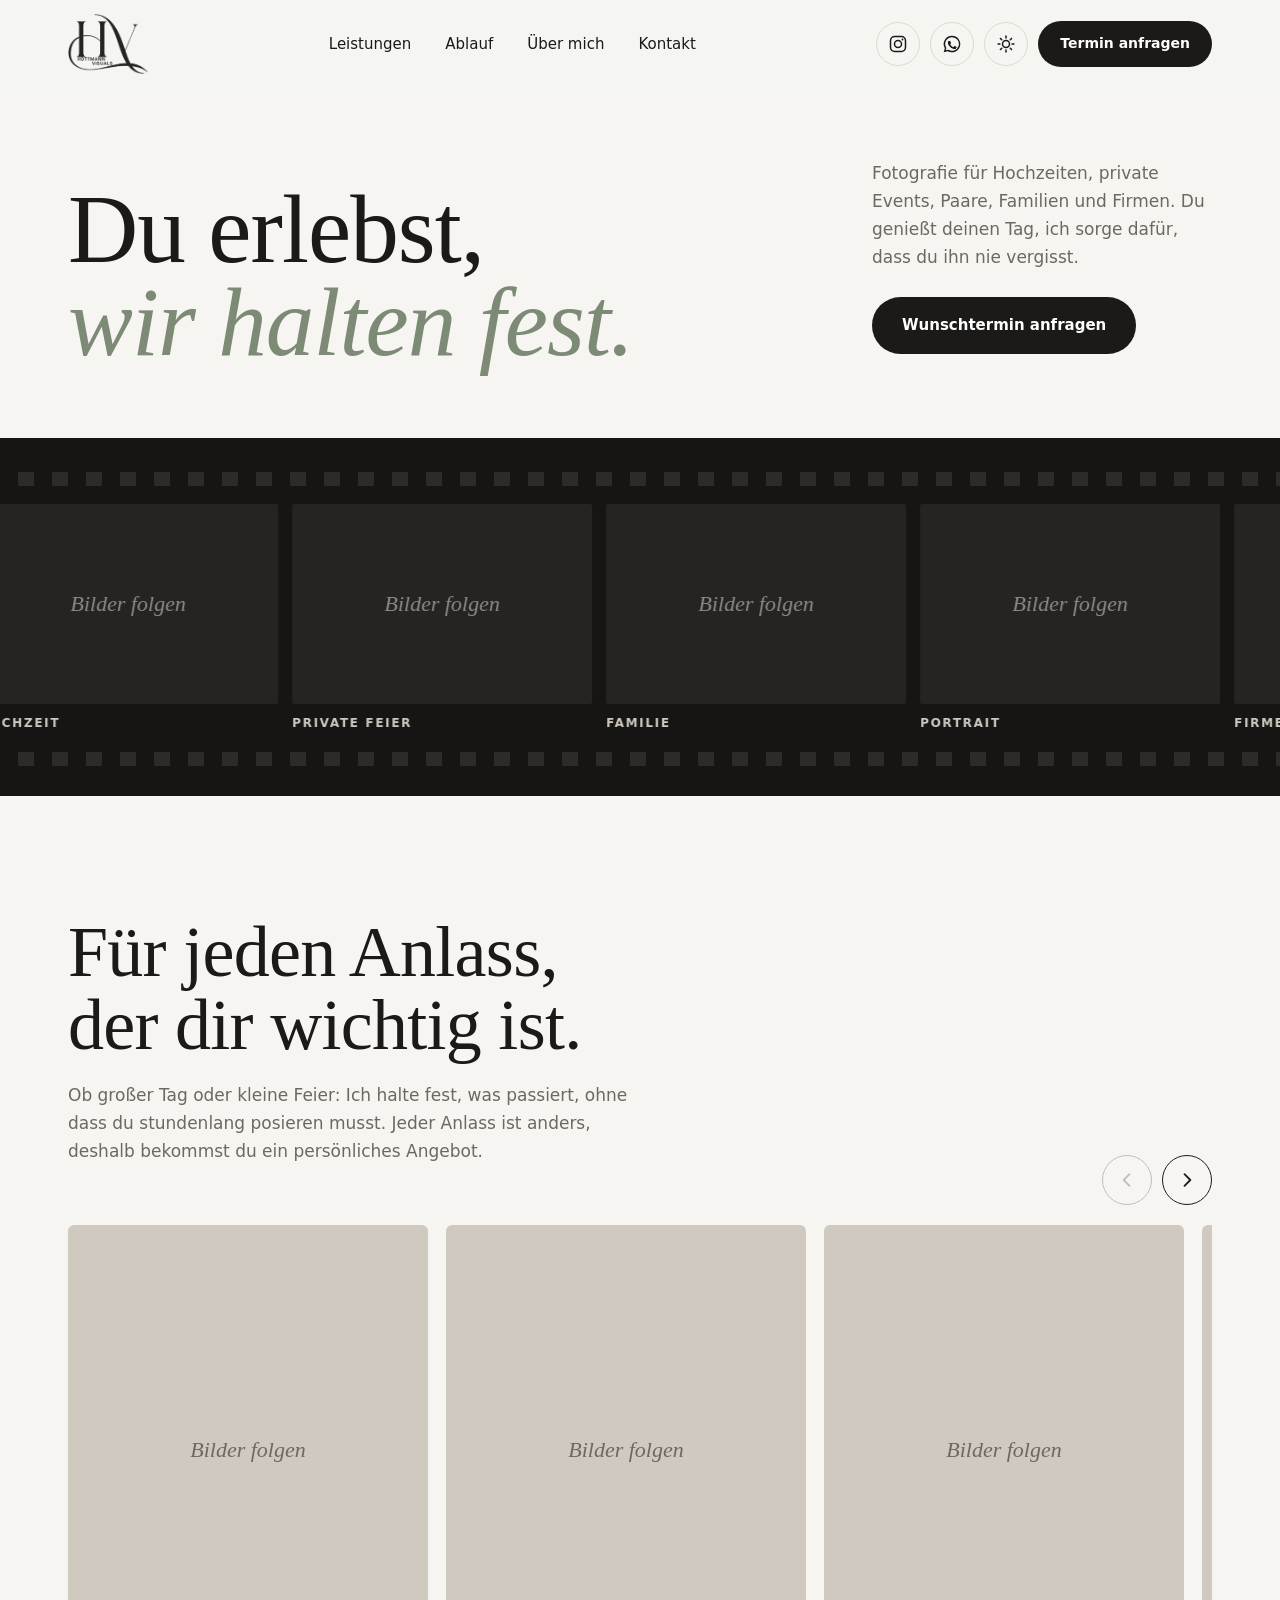
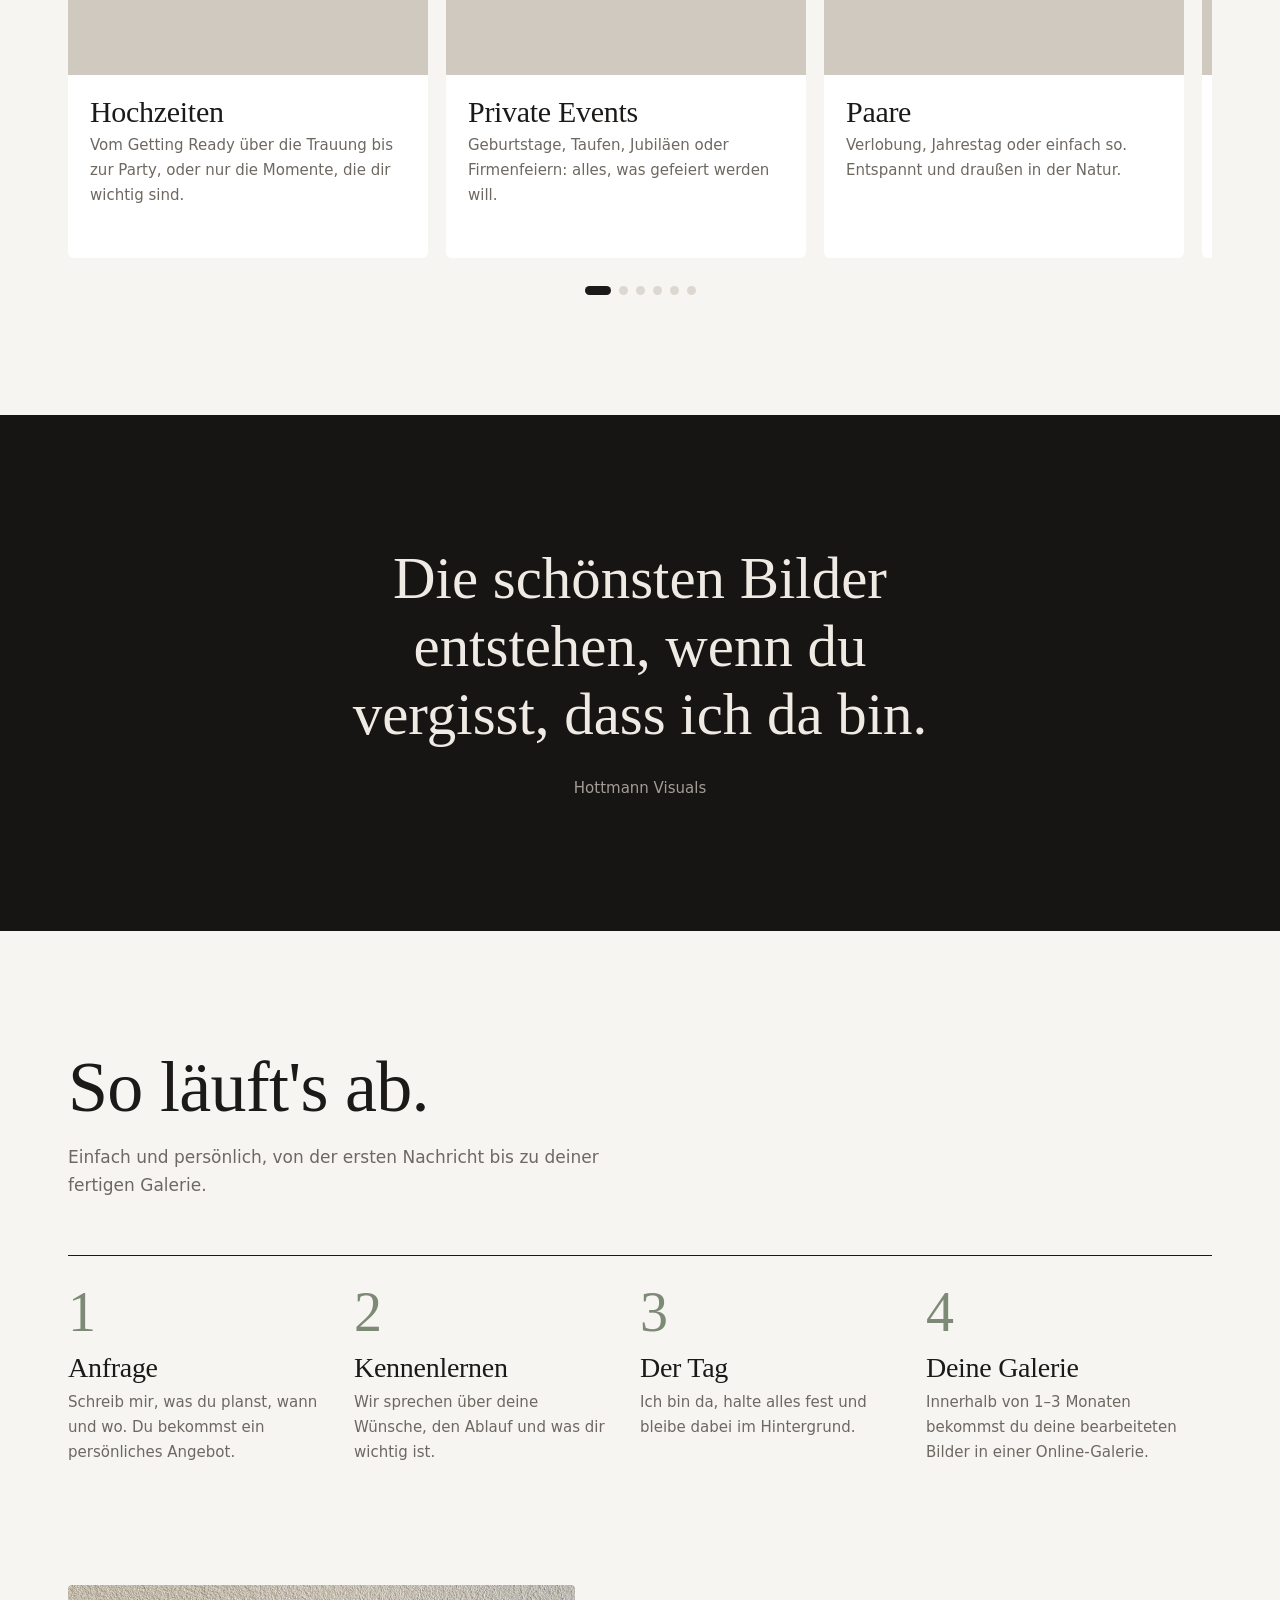
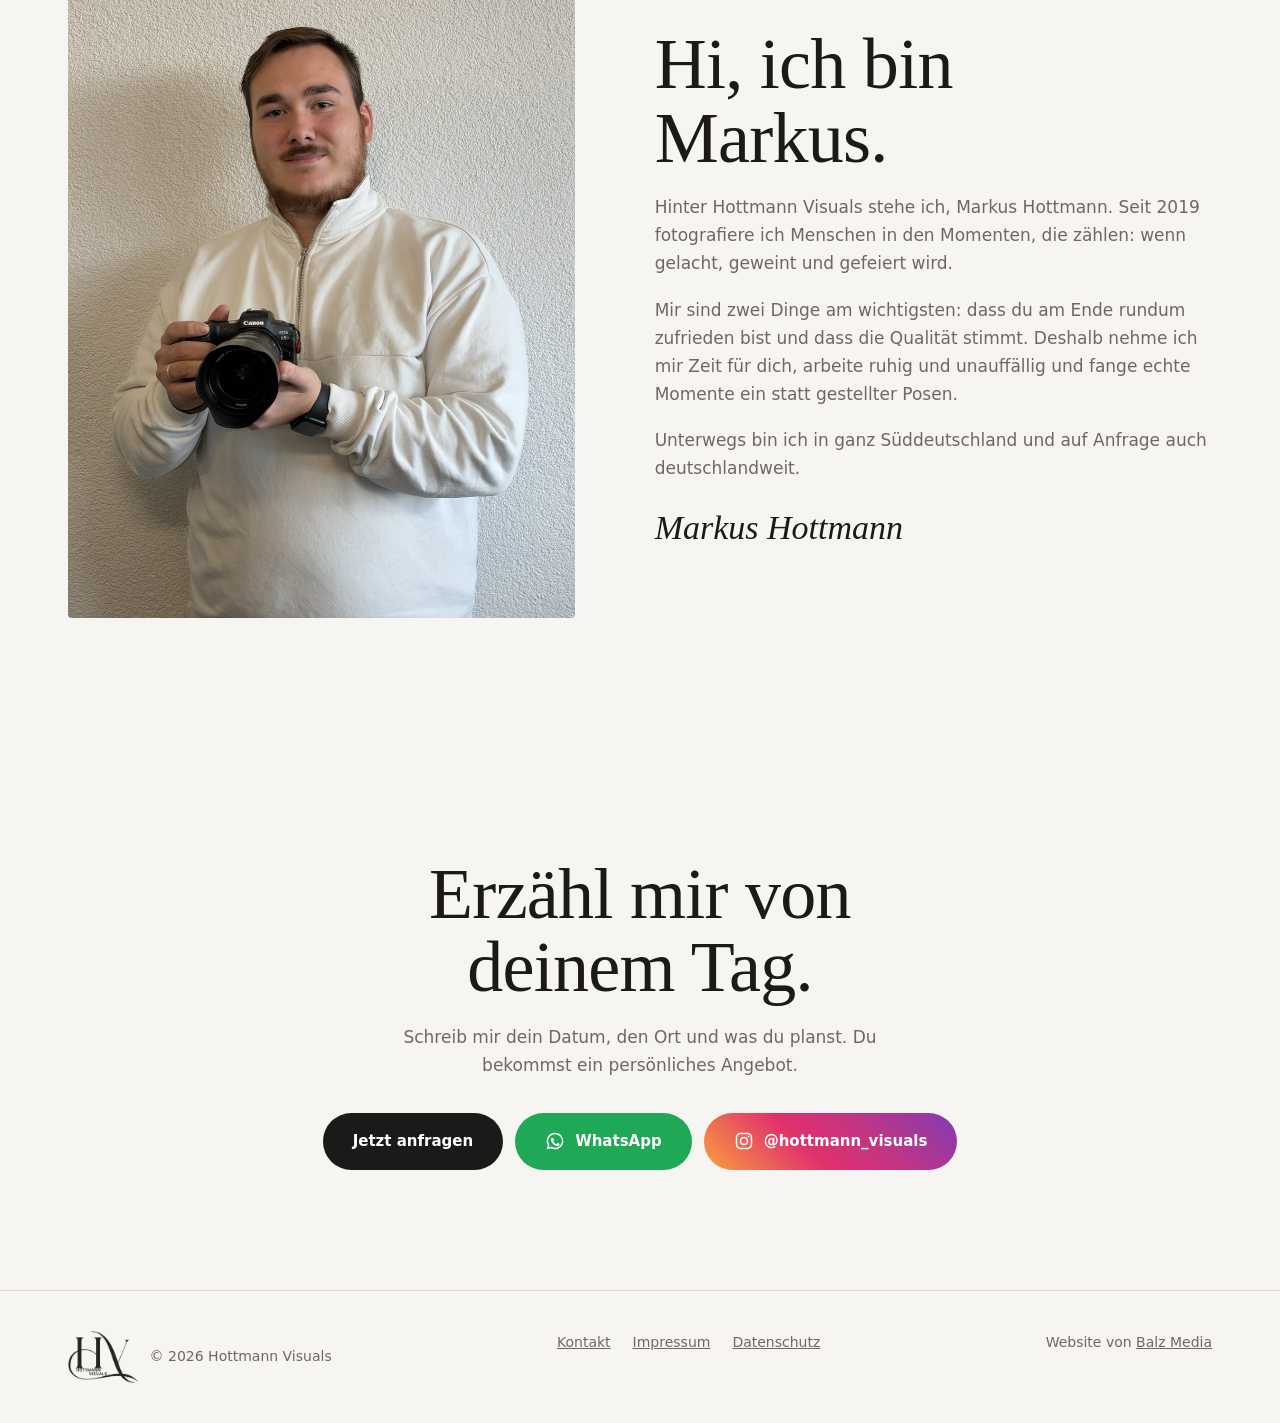
<file: index.html>
<!DOCTYPE html>
<html lang="de">
<head>
<meta charset="UTF-8">
<meta name="viewport" content="width=device-width, initial-scale=1.0">
<title>Hottmann Visuals | Fotografie für Hochzeiten, Events & Familien</title>
<meta name="description" content="Hottmann Visuals – Markus Hottmann fotografiert Hochzeiten, private Events, Paare, Familien und Firmen in ganz Süddeutschland. Du erlebst, wir halten fest. Jetzt anfragen.">
<link rel="icon" href="img/favicon.ico?v=20261125e" sizes="48x48">
<link rel="icon" href="img/favicon-96.png?v=20261125e" type="image/png" sizes="96x96">
<link rel="icon" href="img/favicon-192.png?v=20261125e" type="image/png" sizes="192x192">
<link rel="apple-touch-icon" href="img/apple-touch-icon.png?v=20261125e">
<meta name="theme-color" content="#242322">
<link rel="stylesheet" href="style.css?v=20261125e">
<script>
// Hell/Dunkel: gespeicherte Wahl, sonst Einstellung des Geräts
(function(){var t=null;try{t=localStorage.getItem('hv-theme')}catch(e){}
if(!t)t=matchMedia('(prefers-color-scheme: dark)').matches?'dark':'light';
document.documentElement.setAttribute('data-theme',t)})();
</script>
</head>
<body>

<header><div class="wrap nav">
  <a href="index.html" class="logo" aria-label="Hottmann Visuals – Startseite"><img class="mk mk-d" src="img/logo-hottmann-dark.png?v=20261125e" width="360" height="270" alt=""><img class="mk mk-l" src="img/logo-hottmann-light.png?v=20261125e" width="360" height="270" alt=""><span class="lt"><b>Hottmann</b><small>VISUALS</small></span></a>
  <ul><li><a href="#leistungen">Leistungen</a></li><li><a href="#ablauf">Ablauf</a></li><li><a href="#ueber-mich">Über mich</a></li><li><a href="kontakt.html">Kontakt</a></li></ul>
  <div class="tools">
    <a class="icon-btn" href="https://www.instagram.com/hottmann_visuals" target="_blank" rel="noopener" aria-label="Hottmann Visuals auf Instagram"><svg viewBox="0 0 24 24" fill="none" stroke="currentColor" stroke-width="1.8" aria-hidden="true"><rect x="3" y="3" width="18" height="18" rx="5"/><circle cx="12" cy="12" r="4.2"/><circle cx="17.4" cy="6.6" r="1.1" fill="currentColor" stroke="none"/></svg></a>
    <a class="icon-btn" href="https://wa.me/4915168580278?text=Hallo%20Markus%2C%20ich%20habe%20eine%20Anfrage%20f%C3%BCr%20ein%20Shooting." target="_blank" rel="noopener" aria-label="Markus per WhatsApp schreiben"><svg viewBox="0 0 24 24" fill="currentColor" aria-hidden="true"><path d="M12 2a10 10 0 0 0-8.6 15.1L2 22l5-1.3A10 10 0 1 0 12 2zm0 1.8a8.2 8.2 0 1 1-4.2 15.2l-.3-.2-3 .8.8-2.9-.2-.3A8.2 8.2 0 0 1 12 3.8zm-3.3 4.4c-.2 0-.5 0-.7.3-.3.3-.9.9-.9 2.2s.9 2.5 1 2.7c.1.2 1.8 2.8 4.4 3.9 2.2.9 2.6.7 3.1.7.5-.1 1.5-.6 1.7-1.2.2-.6.2-1.1.2-1.2-.1-.1-.2-.2-.5-.3l-1.7-.8c-.2-.1-.4-.1-.6.1l-.8 1c-.1.2-.3.2-.5.1-.3-.1-1.1-.4-2-1.3-.8-.7-1.3-1.5-1.4-1.8-.2-.3 0-.4.1-.5l.4-.5.3-.4v-.5l-.8-1.9c-.2-.5-.4-.4-.6-.4h-.5z"/></svg></a>
    <button class="icon-btn theme" id="theme" type="button" aria-label="Hell- oder Dunkelmodus umschalten"><svg class="sun" viewBox="0 0 24 24" fill="none" stroke="currentColor" stroke-width="1.8" stroke-linecap="round" aria-hidden="true"><circle cx="12" cy="12" r="4.2"/><path d="M12 2.5v2.2M12 19.3v2.2M2.5 12h2.2M19.3 12h2.2M5.3 5.3l1.6 1.6M17.1 17.1l1.6 1.6M5.3 18.7l1.6-1.6M17.1 6.9l1.6-1.6"/></svg><svg class="moon" viewBox="0 0 24 24" fill="none" stroke="currentColor" stroke-width="1.8" stroke-linejoin="round" aria-hidden="true"><path d="M20 14.5A8 8 0 0 1 9.5 4a8 8 0 1 0 10.5 10.5z"/></svg></button>
    <a href="kontakt.html" class="btn btn-dark"><span class="long">Termin anfragen</span><span class="short">Anfragen</span></a>
  </div>
</div></header>

<section class="hero" style="padding-bottom:0">
  <div class="wrap row">
    <h1>Du erlebst, <i>wir halten fest.</i></h1>
    <div class="intro">
      <p>Fotografie für Hochzeiten, private Events, Paare, Familien und Firmen. Du genießt deinen Tag, ich sorge dafür, dass du ihn nie vergisst.</p>
      <a href="kontakt.html" class="btn btn-dark">Wunschtermin anfragen</a>
    </div>
  </div>
  <div class="sheet" aria-label="Ausgewählte Bilder">
    <div class="holes"></div>
    <div class="scroller" id="scroller"><div class="strip" id="strip">
      <div class="frame"><div class="ph soon" aria-hidden="true"></div><em>Hochzeit</em></div>
      <div class="frame"><div class="ph soon" aria-hidden="true"></div><em>Private Feier</em></div>
      <div class="frame"><div class="ph soon" aria-hidden="true"></div><em>Familie</em></div>
      <div class="frame"><div class="ph soon" aria-hidden="true"></div><em>Portrait</em></div>
      <div class="frame"><div class="ph soon" aria-hidden="true"></div><em>Firmenshooting</em></div>
    </div>
    </div>
    <div class="holes b"></div>
  </div>
</section>

<section id="leistungen">
  <div class="wrap">
    <h2>Für jeden Anlass,<br>der dir wichtig ist.</h2>
    <p class="lead">Ob großer Tag oder kleine Feier: Ich halte fest, was passiert, ohne dass du stundenlang posieren musst. Jeder Anlass ist anders, deshalb bekommst du ein persönliches Angebot.</p>
    <div class="svc-ctrl"><button type="button" id="sp" aria-label="Zurück"><svg viewBox="0 0 24 24"><path d="M15 5l-7 7 7 7"/></svg></button><button type="button" id="sn" aria-label="Weiter"><svg viewBox="0 0 24 24"><path d="M9 5l7 7-7 7"/></svg></button></div>
    <div class="svc" id="svc">
      <div class="card"><div class="ph soon" aria-hidden="true"></div><div class="tx"><h3>Hochzeiten</h3><p>Vom Getting Ready über die Trauung bis zur Party, oder nur die Momente, die dir wichtig sind.</p></div></div>
      <div class="card"><div class="ph soon" aria-hidden="true"></div><div class="tx"><h3>Private Events</h3><p>Geburtstage, Taufen, Jubiläen oder Firmenfeiern: alles, was gefeiert werden will.</p></div></div>
      <div class="card"><div class="ph soon" aria-hidden="true"></div><div class="tx"><h3>Paare</h3><p>Verlobung, Jahrestag oder einfach so. Entspannt und draußen in der Natur.</p></div></div>
      <div class="card"><div class="ph soon" aria-hidden="true"></div><div class="tx"><h3>Familie</h3><p>Mit Kindern, Großeltern oder Hund: Bilder von euch, die ihr euch gerne an die Wand hängt.</p></div></div>
      <div class="card"><div class="ph soon" aria-hidden="true"></div><div class="tx"><h3>Portrait</h3><p>Für dich, fürs Profil oder die Bewerbung: natürliche Portraits, auf denen du dich wiedererkennst.</p></div></div>
      <div class="card"><div class="ph soon" aria-hidden="true"></div><div class="tx"><h3>Firmenshooting</h3><p>Team- und Mitarbeiterfotos, Bilder von eurem Betrieb und eurer Arbeit für Website, Social Media und Stellenanzeigen.</p></div></div>
    </div>
    <div class="svc-dots" id="sdots"></div>
  </div>
</section>

<div class="band">
  <div class="wrap">
    <blockquote>Die schönsten Bilder entstehen, wenn du vergisst, dass ich da bin.</blockquote>
    <p>Hottmann Visuals</p>
  </div>
</div>

<section id="ablauf">
  <div class="wrap">
    <h2>So läuft's ab.</h2>
    <p class="lead">Einfach und persönlich, von der ersten Nachricht bis zu deiner fertigen Galerie.</p>
    <ol class="steps">
      <li><h3>Anfrage</h3><p>Schreib mir, was du planst, wann und wo. Du bekommst ein persönliches Angebot.</p></li>
      <li><h3>Kennenlernen</h3><p>Wir sprechen über deine Wünsche, den Ablauf und was dir wichtig ist.</p></li>
      <li><h3>Der Tag</h3><p>Ich bin da, halte alles fest und bleibe dabei im Hintergrund.</p></li>
      <li><h3>Deine Galerie</h3><p>Innerhalb von 1–3 Monaten bekommst du deine bearbeiteten Bilder in einer Online-Galerie.</p></li>
    </ol>
  </div>
</section>

<section id="ueber-mich" style="padding-top:0">
  <div class="wrap about">
    <img class="portrait" src="img/markus-hottmann.jpg?v=20261125e" width="960" height="1200" loading="lazy" decoding="async" alt="Markus Hottmann mit seiner Kamera">
    <div>
      <h2>Hi, ich bin<br>Markus.</h2>
      <p>Hinter Hottmann Visuals stehe ich, Markus Hottmann. Seit 2019 fotografiere ich Menschen in den Momenten, die zählen: wenn gelacht, geweint und gefeiert wird.</p>
      <p>Mir sind zwei Dinge am wichtigsten: dass du am Ende rundum zufrieden bist und dass die Qualität stimmt. Deshalb nehme ich mir Zeit für dich, arbeite ruhig und unauffällig und fange echte Momente ein statt gestellter Posen.</p>
      <p>Unterwegs bin ich in ganz Süddeutschland und auf Anfrage auch deutschlandweit.</p>
      <p class="sig">Markus Hottmann</p>
    </div>
  </div>
</section>

<section class="cta">
  <div class="wrap">
    <h2>Erzähl mir von deinem Tag.</h2>
    <p class="lead">Schreib mir dein Datum, den Ort und was du planst. Du bekommst ein persönliches Angebot.</p>
    <div class="row2"><a class="btn btn-dark" href="kontakt.html">Jetzt anfragen</a><a class="btn btn-wa ig" href="https://wa.me/4915168580278?text=Hallo%20Markus%2C%20ich%20habe%20eine%20Anfrage%20f%C3%BCr%20ein%20Shooting." target="_blank" rel="noopener"><svg viewBox="0 0 24 24" fill="currentColor" aria-hidden="true"><path d="M12 2a10 10 0 0 0-8.6 15.1L2 22l5-1.3A10 10 0 1 0 12 2zm0 1.8a8.2 8.2 0 1 1-4.2 15.2l-.3-.2-3 .8.8-2.9-.2-.3A8.2 8.2 0 0 1 12 3.8zm-3.3 4.4c-.2 0-.5 0-.7.3-.3.3-.9.9-.9 2.2s.9 2.5 1 2.7c.1.2 1.8 2.8 4.4 3.9 2.2.9 2.6.7 3.1.7.5-.1 1.5-.6 1.7-1.2.2-.6.2-1.1.2-1.2-.1-.1-.2-.2-.5-.3l-1.7-.8c-.2-.1-.4-.1-.6.1l-.8 1c-.1.2-.3.2-.5.1-.3-.1-1.1-.4-2-1.3-.8-.7-1.3-1.5-1.4-1.8-.2-.3 0-.4.1-.5l.4-.5.3-.4v-.5l-.8-1.9c-.2-.5-.4-.4-.6-.4h-.5z"/></svg>WhatsApp</a><a class="btn btn-insta ig" href="https://www.instagram.com/hottmann_visuals" target="_blank" rel="noopener"><svg viewBox="0 0 24 24" fill="none" stroke="currentColor" stroke-width="1.8" aria-hidden="true"><rect x="3" y="3" width="18" height="18" rx="5"/><circle cx="12" cy="12" r="4.2"/><circle cx="17.4" cy="6.6" r="1.1" fill="currentColor" stroke="none"/></svg>@hottmann_visuals</a></div>
  </div>
</section>

<footer><div class="wrap fo">
  <span class="flogo"><img class="mk mk-d" src="img/logo-hottmann-dark.png?v=20261125e" width="360" height="270" alt=""><img class="mk mk-l" src="img/logo-hottmann-light.png?v=20261125e" width="360" height="270" alt="">© 2026 Hottmann Visuals</span>
  <nav><a href="kontakt.html">Kontakt</a><a href="impressum.html">Impressum</a><a href="datenschutz.html">Datenschutz</a></nav>
  <span>Website von <a href="https://balz-media.de" target="_blank" rel="noopener">Balz Media</a></span>
</div></footer>

<script>
// Hell/Dunkel umschalten
document.getElementById('theme').addEventListener('click',()=>{const r=document.documentElement;
  const t=r.getAttribute('data-theme')==='dark'?'light':'dark';r.setAttribute('data-theme',t);
  try{localStorage.setItem('hv-theme',t)}catch(e){}});
// Filmstreifen: endlos in beide Richtungen, läuft automatisch, mit Finger/Maus wischbar (mit Schwung)
(()=>{const sc=document.getElementById('scroller'),st=document.getElementById('strip');
const base=[...st.children],COPIES=4;
for(let c=1;c<COPIES;c++)base.forEach(f=>{const k=f.cloneNode(true);k.setAttribute('aria-hidden','true');st.appendChild(k)});
const reduce=matchMedia('(prefers-reduced-motion: reduce)').matches,AUTO=28/1000; // Pixel pro ms
let L=1,x=0,v=0,dragging=false,lastT=0,idleSince=0,ramp=reduce?0:1,px=0,pt=0,samples=[];
const measure=()=>{L=st.scrollWidth/COPIES||1};
const render=()=>{const o=((x%L)+L)%L;st.style.transform='translate3d('+(-o)+'px,0,0)'};
function frame(t){const dt=lastT?Math.min(48,t-lastT):16;lastT=t;
  if(!dragging){
    if(Math.abs(v)>0.01){x+=v*dt;v*=Math.pow(0.95,dt/16);idleSince=t}   // Schwung ausrollen lassen
    else{v=0;if(!reduce&&t-idleSince>1200){ramp=Math.min(1,ramp+dt/700);x+=AUTO*ramp*dt}} // danach sanft weiterlaufen
  }
  render();requestAnimationFrame(frame)}
function down(e){if(e.pointerType==='mouse'&&e.button!==0)return;dragging=true;v=0;ramp=0;px=e.clientX;pt=e.timeStamp;samples=[];
  sc.setPointerCapture&&sc.setPointerCapture(e.pointerId);sc.classList.add('drag')}
function move(e){if(!dragging)return;const dx=e.clientX-px;x-=dx;px=e.clientX;
  samples.push([e.timeStamp,dx]);while(samples.length&&e.timeStamp-samples[0][0]>100)samples.shift()}
function up(e){if(!dragging)return;dragging=false;sc.classList.remove('drag');
  const span=samples.length?(e.timeStamp-samples[0][0])||16:16,dist=samples.reduce((s,a)=>s+a[1],0);
  v=Math.max(-6,Math.min(6,-dist/span));idleSince=performance.now();ramp=0}
sc.addEventListener('pointerdown',down);sc.addEventListener('pointermove',move);
sc.addEventListener('pointerup',up);sc.addEventListener('pointercancel',up);sc.addEventListener('lostpointercapture',up);
// Trackpad / Mausrad seitlich
sc.addEventListener('wheel',e=>{const d=Math.abs(e.deltaX)>Math.abs(e.deltaY)?e.deltaX:(e.shiftKey?e.deltaY:0);
  if(!d)return;e.preventDefault();x+=d;v=0;ramp=0;idleSince=performance.now()},{passive:false});
measure();addEventListener('load',measure);addEventListener('resize',measure);
document.addEventListener('visibilitychange',()=>{lastT=0});
requestAnimationFrame(frame);
})();
// Leistungen: wischbar, mit Pfeilen und Punkten
(()=>{const t=document.getElementById('svc'),cards=[...t.children],dots=document.getElementById('sdots'),pv=document.getElementById('sp'),nx=document.getElementById('sn');
const step=()=>cards[0].getBoundingClientRect().width+parseFloat(getComputedStyle(t).columnGap||18);
const maxS=()=>t.scrollWidth-t.clientWidth;
cards.forEach((c,i)=>{const b=document.createElement('button');b.type='button';b.setAttribute('aria-label','Leistung '+(i+1));b.onclick=()=>t.scrollTo({left:Math.min(i*step(),maxS()),behavior:'smooth'});dots.appendChild(b)});
const db=[...dots.children];
const upd=()=>{const x=t.scrollLeft,m=maxS();let cur=Math.round(x/step());if(x>=m-4)cur=cards.length-1;
 db.forEach((b,i)=>b.classList.toggle('on',i===cur));pv.disabled=x<=4;nx.disabled=x>=m-4;
 const all=m<=4;dots.style.display=all?'none':'';document.querySelector('.svc-ctrl').style.visibility=all?'hidden':''};
pv.onclick=()=>t.scrollBy({left:-step(),behavior:'smooth'});
nx.onclick=()=>t.scrollBy({left:step(),behavior:'smooth'});
t.addEventListener('scroll',()=>requestAnimationFrame(upd),{passive:true});addEventListener('resize',upd);upd();})();
</script>
<script>(function(){var h=document.querySelector('header');function f(){h.classList.toggle('scrolled',scrollY>8)}addEventListener('scroll',f,{passive:true});f()})();</script>
</body>
</html>
</file>
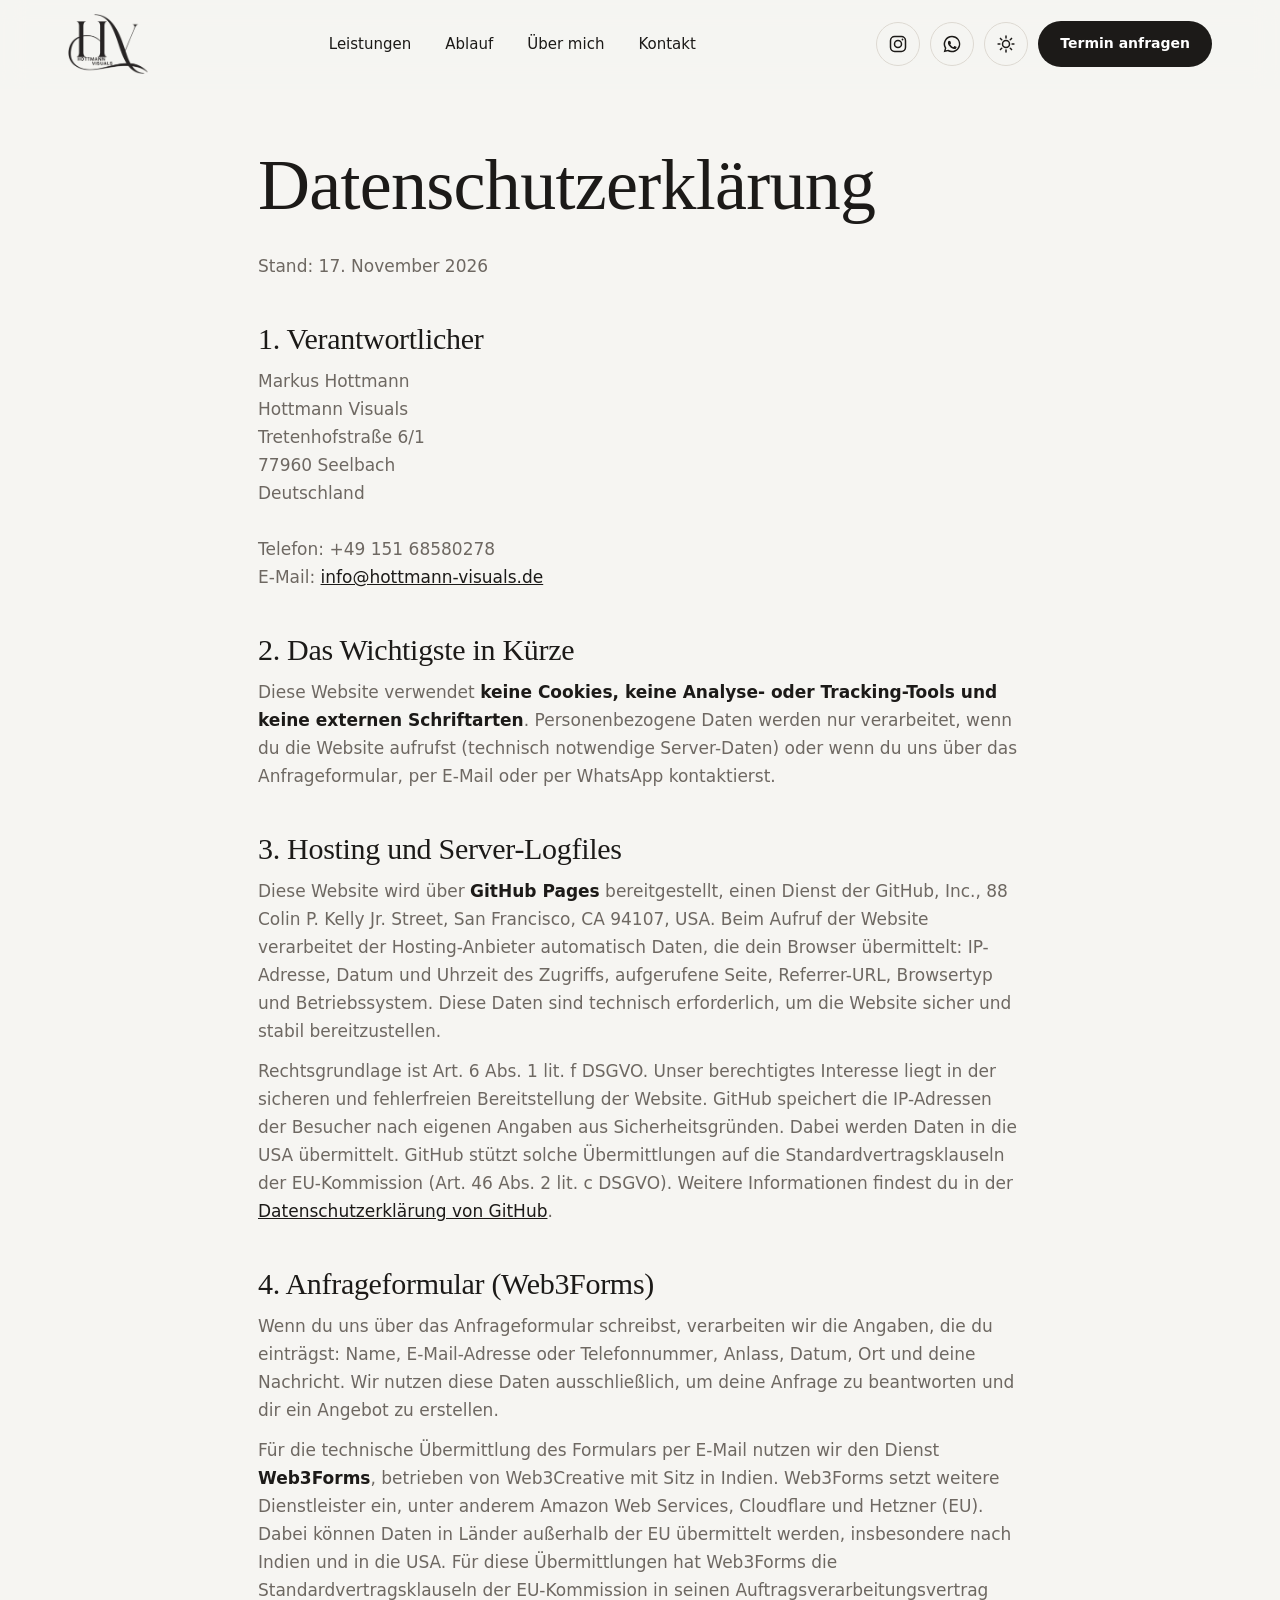
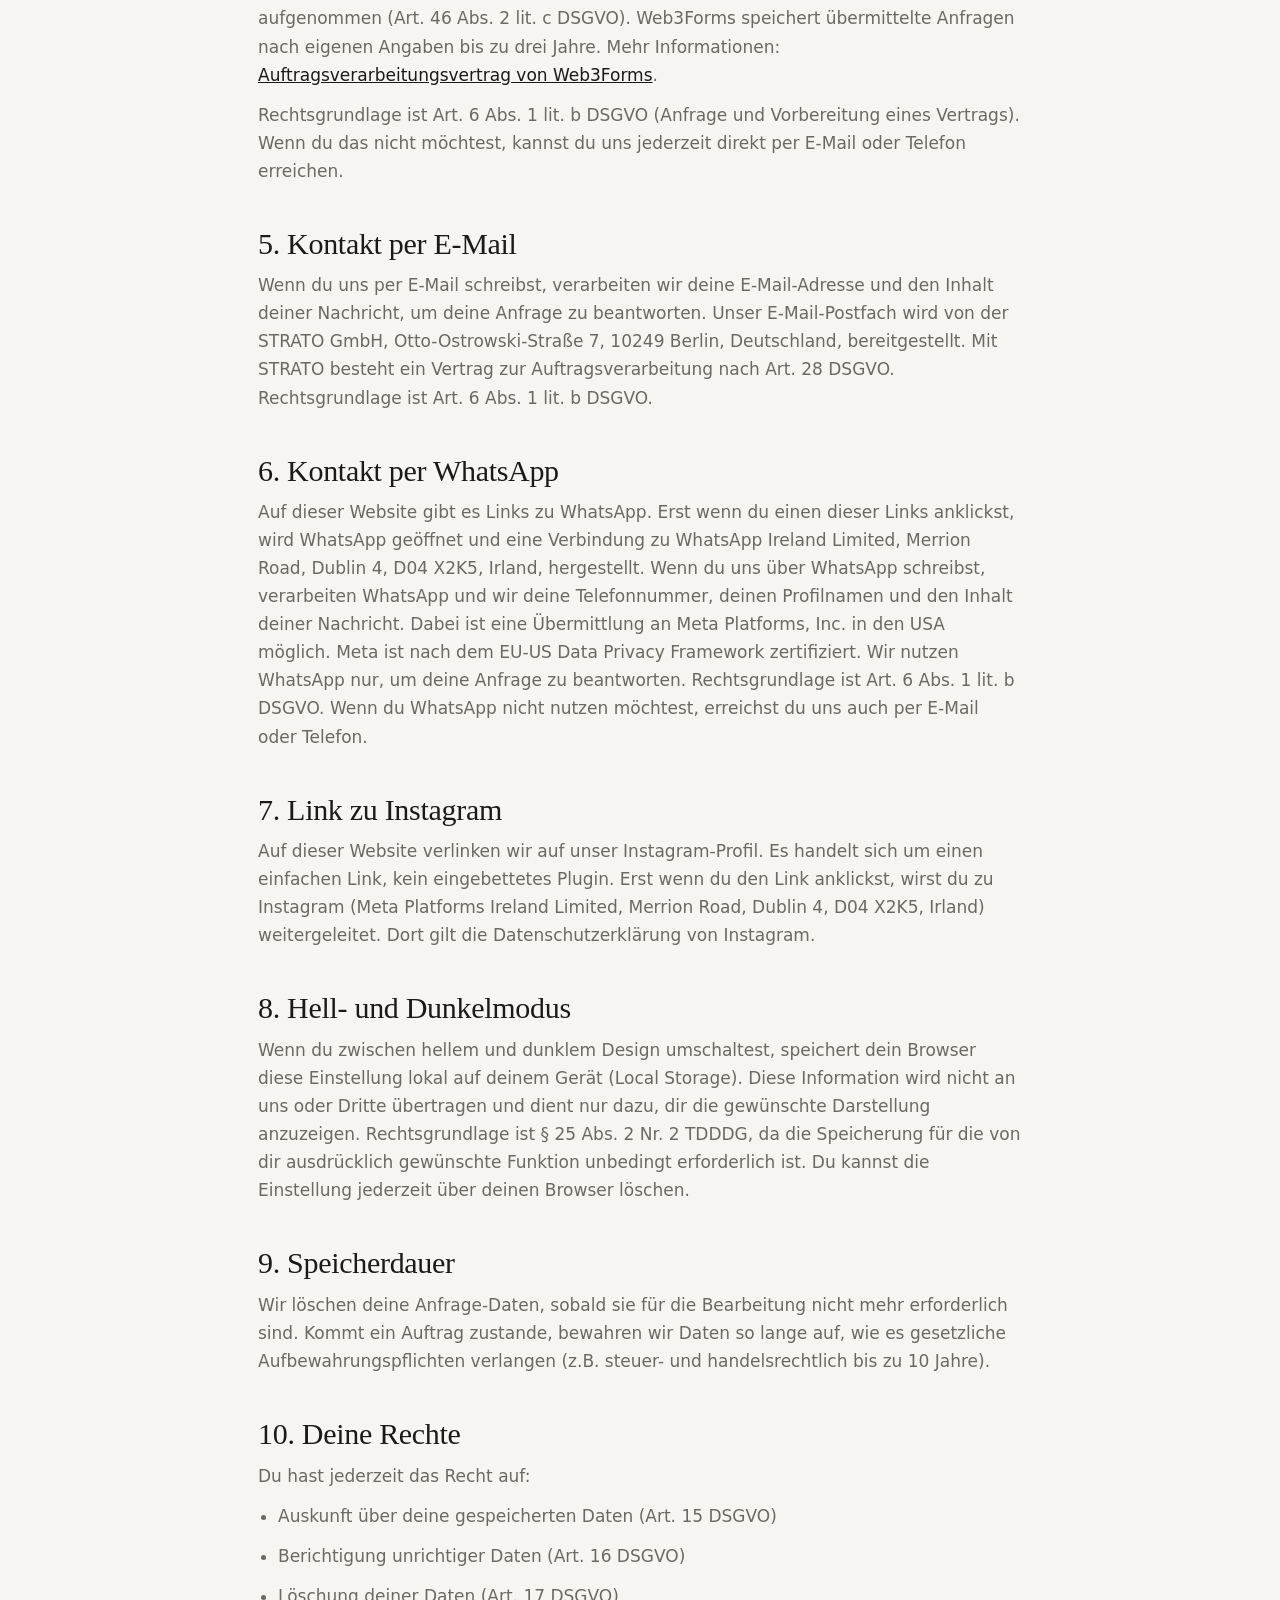
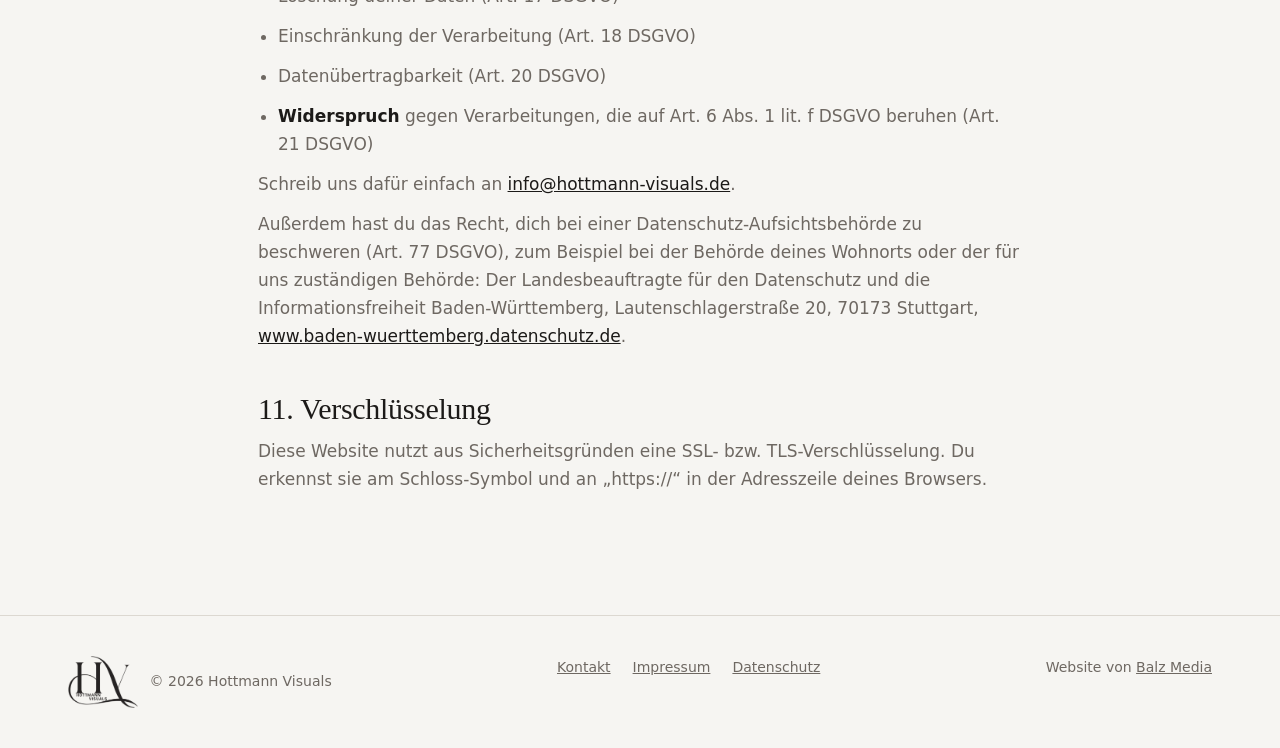
<file: datenschutz.html>
<!DOCTYPE html>
<html lang="de">
<head>
<meta charset="UTF-8">
<meta name="viewport" content="width=device-width, initial-scale=1.0">
<title>Datenschutzerklärung | Hottmann Visuals</title>
<meta name="description" content="Datenschutzerklärung von Hottmann Visuals.">
<meta name="robots" content="noindex">
<link rel="icon" href="img/favicon.ico?v=20261125e" sizes="48x48">
<link rel="icon" href="img/favicon-96.png?v=20261125e" type="image/png" sizes="96x96">
<link rel="icon" href="img/favicon-192.png?v=20261125e" type="image/png" sizes="192x192">
<link rel="apple-touch-icon" href="img/apple-touch-icon.png?v=20261125e">
<meta name="theme-color" content="#242322">
<link rel="stylesheet" href="style.css?v=20261125e">
<script>
// Hell/Dunkel: gespeicherte Wahl, sonst Einstellung des Geräts
(function(){var t=null;try{t=localStorage.getItem('hv-theme')}catch(e){}
if(!t)t=matchMedia('(prefers-color-scheme: dark)').matches?'dark':'light';
document.documentElement.setAttribute('data-theme',t)})();
</script>
</head>
<body class="page">

<header><div class="wrap nav">
  <a href="index.html" class="logo" aria-label="Hottmann Visuals – Startseite"><img class="mk mk-d" src="img/logo-hottmann-dark.png?v=20261125e" width="360" height="270" alt=""><img class="mk mk-l" src="img/logo-hottmann-light.png?v=20261125e" width="360" height="270" alt=""><span class="lt"><b>Hottmann</b><small>VISUALS</small></span></a>
  <ul><li><a href="index.html#leistungen">Leistungen</a></li><li><a href="index.html#ablauf">Ablauf</a></li><li><a href="index.html#ueber-mich">Über mich</a></li><li><a href="kontakt.html">Kontakt</a></li></ul>
  <div class="tools">
    <a class="icon-btn" href="https://www.instagram.com/hottmann_visuals" target="_blank" rel="noopener" aria-label="Hottmann Visuals auf Instagram"><svg viewBox="0 0 24 24" fill="none" stroke="currentColor" stroke-width="1.8" aria-hidden="true"><rect x="3" y="3" width="18" height="18" rx="5"/><circle cx="12" cy="12" r="4.2"/><circle cx="17.4" cy="6.6" r="1.1" fill="currentColor" stroke="none"/></svg></a>
    <a class="icon-btn" href="https://wa.me/4915168580278?text=Hallo%20Markus%2C%20ich%20habe%20eine%20Anfrage%20f%C3%BCr%20ein%20Shooting." target="_blank" rel="noopener" aria-label="Markus per WhatsApp schreiben"><svg viewBox="0 0 24 24" fill="currentColor" aria-hidden="true"><path d="M12 2a10 10 0 0 0-8.6 15.1L2 22l5-1.3A10 10 0 1 0 12 2zm0 1.8a8.2 8.2 0 1 1-4.2 15.2l-.3-.2-3 .8.8-2.9-.2-.3A8.2 8.2 0 0 1 12 3.8zm-3.3 4.4c-.2 0-.5 0-.7.3-.3.3-.9.9-.9 2.2s.9 2.5 1 2.7c.1.2 1.8 2.8 4.4 3.9 2.2.9 2.6.7 3.1.7.5-.1 1.5-.6 1.7-1.2.2-.6.2-1.1.2-1.2-.1-.1-.2-.2-.5-.3l-1.7-.8c-.2-.1-.4-.1-.6.1l-.8 1c-.1.2-.3.2-.5.1-.3-.1-1.1-.4-2-1.3-.8-.7-1.3-1.5-1.4-1.8-.2-.3 0-.4.1-.5l.4-.5.3-.4v-.5l-.8-1.9c-.2-.5-.4-.4-.6-.4h-.5z"/></svg></a>
    <button class="icon-btn theme" id="theme" type="button" aria-label="Hell- oder Dunkelmodus umschalten"><svg class="sun" viewBox="0 0 24 24" fill="none" stroke="currentColor" stroke-width="1.8" stroke-linecap="round" aria-hidden="true"><circle cx="12" cy="12" r="4.2"/><path d="M12 2.5v2.2M12 19.3v2.2M2.5 12h2.2M19.3 12h2.2M5.3 5.3l1.6 1.6M17.1 17.1l1.6 1.6M5.3 18.7l1.6-1.6M17.1 6.9l1.6-1.6"/></svg><svg class="moon" viewBox="0 0 24 24" fill="none" stroke="currentColor" stroke-width="1.8" stroke-linejoin="round" aria-hidden="true"><path d="M20 14.5A8 8 0 0 1 9.5 4a8 8 0 1 0 10.5 10.5z"/></svg></button>
    <a href="kontakt.html" class="btn btn-dark"><span class="long">Termin anfragen</span><span class="short">Anfragen</span></a>
  </div>
</div></header>

<main class="legal"><div class="wrap">
<h1>Datenschutz&shy;erklärung</h1>
<p>Stand: 17. November 2026</p>

<h2>1. Verantwortlicher</h2>
<p>Markus Hottmann<br>Hottmann Visuals<br>Tretenhofstraße 6/1<br>77960 Seelbach<br>Deutschland<br><br>Telefon: +49 151 68580278<br>E-Mail: <a href="mailto:info@hottmann-visuals.de">info@hottmann-visuals.de</a></p>

<h2>2. Das Wichtigste in Kürze</h2>
<p>Diese Website verwendet <strong>keine Cookies, keine Analyse- oder Tracking-Tools und keine externen Schriftarten</strong>. Personenbezogene Daten werden nur verarbeitet, wenn du die Website aufrufst (technisch notwendige Server-Daten) oder wenn du uns über das Anfrageformular, per E-Mail oder per WhatsApp kontaktierst.</p>

<h2>3. Hosting und Server-Logfiles</h2>
<p>Diese Website wird über <strong>GitHub Pages</strong> bereitgestellt, einen Dienst der GitHub, Inc., 88 Colin P. Kelly Jr. Street, San Francisco, CA 94107, USA. Beim Aufruf der Website verarbeitet der Hosting-Anbieter automatisch Daten, die dein Browser übermittelt: IP-Adresse, Datum und Uhrzeit des Zugriffs, aufgerufene Seite, Referrer-URL, Browsertyp und Betriebssystem. Diese Daten sind technisch erforderlich, um die Website sicher und stabil bereitzustellen.</p>
<p>Rechtsgrundlage ist Art. 6 Abs. 1 lit. f DSGVO. Unser berechtigtes Interesse liegt in der sicheren und fehlerfreien Bereitstellung der Website. GitHub speichert die IP-Adressen der Besucher nach eigenen Angaben aus Sicherheitsgründen. Dabei werden Daten in die USA übermittelt. GitHub stützt solche Übermittlungen auf die Standardvertragsklauseln der EU-Kommission (Art. 46 Abs. 2 lit. c DSGVO). Weitere Informationen findest du in der <a href="https://docs.github.com/de/site-policy/privacy-policies/github-general-privacy-statement" target="_blank" rel="noopener">Datenschutzerklärung von GitHub</a>.</p>

<h2>4. Anfrageformular (Web3Forms)</h2>
<p>Wenn du uns über das Anfrageformular schreibst, verarbeiten wir die Angaben, die du einträgst: Name, E-Mail-Adresse oder Telefonnummer, Anlass, Datum, Ort und deine Nachricht. Wir nutzen diese Daten ausschließlich, um deine Anfrage zu beantworten und dir ein Angebot zu erstellen.</p>
<p>Für die technische Übermittlung des Formulars per E-Mail nutzen wir den Dienst <strong>Web3Forms</strong>, betrieben von Web3Creative mit Sitz in Indien. Web3Forms setzt weitere Dienstleister ein, unter anderem Amazon Web Services, Cloudflare und Hetzner (EU). Dabei können Daten in Länder außerhalb der EU übermittelt werden, insbesondere nach Indien und in die USA. Für diese Übermittlungen hat Web3Forms die Standardvertragsklauseln der EU-Kommission in seinen Auftragsverarbeitungsvertrag aufgenommen (Art. 46 Abs. 2 lit. c DSGVO). Web3Forms speichert übermittelte Anfragen nach eigenen Angaben bis zu drei Jahre. Mehr Informationen: <a href="https://web3forms.com/dpa" target="_blank" rel="noopener">Auftragsverarbeitungsvertrag von Web3Forms</a>.</p>
<p>Rechtsgrundlage ist Art. 6 Abs. 1 lit. b DSGVO (Anfrage und Vorbereitung eines Vertrags). Wenn du das nicht möchtest, kannst du uns jederzeit direkt per E-Mail oder Telefon erreichen.</p>

<h2>5. Kontakt per E-Mail</h2>
<p>Wenn du uns per E-Mail schreibst, verarbeiten wir deine E-Mail-Adresse und den Inhalt deiner Nachricht, um deine Anfrage zu beantworten. Unser E-Mail-Postfach wird von der STRATO GmbH, Otto-Ostrowski-Straße 7, 10249 Berlin, Deutschland, bereitgestellt. Mit STRATO besteht ein Vertrag zur Auftragsverarbeitung nach Art. 28 DSGVO. Rechtsgrundlage ist Art. 6 Abs. 1 lit. b DSGVO.</p>

<h2>6. Kontakt per WhatsApp</h2>
<p>Auf dieser Website gibt es Links zu WhatsApp. Erst wenn du einen dieser Links anklickst, wird WhatsApp geöffnet und eine Verbindung zu WhatsApp Ireland Limited, Merrion Road, Dublin 4, D04 X2K5, Irland, hergestellt. Wenn du uns über WhatsApp schreibst, verarbeiten WhatsApp und wir deine Telefonnummer, deinen Profilnamen und den Inhalt deiner Nachricht. Dabei ist eine Übermittlung an Meta Platforms, Inc. in den USA möglich. Meta ist nach dem EU-US Data Privacy Framework zertifiziert. Wir nutzen WhatsApp nur, um deine Anfrage zu beantworten. Rechtsgrundlage ist Art. 6 Abs. 1 lit. b DSGVO. Wenn du WhatsApp nicht nutzen möchtest, erreichst du uns auch per E-Mail oder Telefon.</p>

<h2>7. Link zu Instagram</h2>
<p>Auf dieser Website verlinken wir auf unser Instagram-Profil. Es handelt sich um einen einfachen Link, kein eingebettetes Plugin. Erst wenn du den Link anklickst, wirst du zu Instagram (Meta Platforms Ireland Limited, Merrion Road, Dublin 4, D04 X2K5, Irland) weitergeleitet. Dort gilt die Datenschutzerklärung von Instagram.</p>

<h2>8. Hell- und Dunkelmodus</h2>
<p>Wenn du zwischen hellem und dunklem Design umschaltest, speichert dein Browser diese Einstellung lokal auf deinem Gerät (Local Storage). Diese Information wird nicht an uns oder Dritte übertragen und dient nur dazu, dir die gewünschte Darstellung anzuzeigen. Rechtsgrundlage ist § 25 Abs. 2 Nr. 2 TDDDG, da die Speicherung für die von dir ausdrücklich gewünschte Funktion unbedingt erforderlich ist. Du kannst die Einstellung jederzeit über deinen Browser löschen.</p>

<h2>9. Speicherdauer</h2>
<p>Wir löschen deine Anfrage-Daten, sobald sie für die Bearbeitung nicht mehr erforderlich sind. Kommt ein Auftrag zustande, bewahren wir Daten so lange auf, wie es gesetzliche Aufbewahrungspflichten verlangen (z.B. steuer- und handelsrechtlich bis zu 10 Jahre).</p>

<h2>10. Deine Rechte</h2>
<p>Du hast jederzeit das Recht auf:</p>
<ul>
<li>Auskunft über deine gespeicherten Daten (Art. 15 DSGVO)</li>
<li>Berichtigung unrichtiger Daten (Art. 16 DSGVO)</li>
<li>Löschung deiner Daten (Art. 17 DSGVO)</li>
<li>Einschränkung der Verarbeitung (Art. 18 DSGVO)</li>
<li>Datenübertragbarkeit (Art. 20 DSGVO)</li>
<li><strong>Widerspruch</strong> gegen Verarbeitungen, die auf Art. 6 Abs. 1 lit. f DSGVO beruhen (Art. 21 DSGVO)</li>
</ul>
<p>Schreib uns dafür einfach an <a href="mailto:info@hottmann-visuals.de">info@hottmann-visuals.de</a>.</p>
<p>Außerdem hast du das Recht, dich bei einer Datenschutz-Aufsichtsbehörde zu beschweren (Art. 77 DSGVO), zum Beispiel bei der Behörde deines Wohnorts oder der für uns zuständigen Behörde: Der Landesbeauftragte für den Datenschutz und die Informationsfreiheit Baden-Württemberg, Lautenschlagerstraße 20, 70173 Stuttgart, <a href="https://www.baden-wuerttemberg.datenschutz.de" target="_blank" rel="noopener">www.baden-wuerttemberg.datenschutz.de</a>.</p>

<h2>11. Verschlüsselung</h2>
<p>Diese Website nutzt aus Sicherheitsgründen eine SSL- bzw. TLS-Verschlüsselung. Du erkennst sie am Schloss-Symbol und an „https://“ in der Adresszeile deines Browsers.</p>

</div></main>

<footer><div class="wrap fo">
  <span class="flogo"><img class="mk mk-d" src="img/logo-hottmann-dark.png?v=20261125e" width="360" height="270" alt=""><img class="mk mk-l" src="img/logo-hottmann-light.png?v=20261125e" width="360" height="270" alt="">© 2026 Hottmann Visuals</span>
  <nav><a href="kontakt.html">Kontakt</a><a href="impressum.html">Impressum</a><a href="datenschutz.html">Datenschutz</a></nav>
  <span>Website von <a href="https://balz-media.de" target="_blank" rel="noopener">Balz Media</a></span>
</div></footer>

<script>
// Hell/Dunkel umschalten
document.getElementById('theme').addEventListener('click',()=>{const r=document.documentElement;
  const t=r.getAttribute('data-theme')==='dark'?'light':'dark';r.setAttribute('data-theme',t);
  try{localStorage.setItem('hv-theme',t)}catch(e){}});
</script>
<script>(function(){var h=document.querySelector('header');function f(){h.classList.toggle('scrolled',scrollY>8)}addEventListener('scroll',f,{passive:true});f()})();</script>
</body>
</html>
</file>
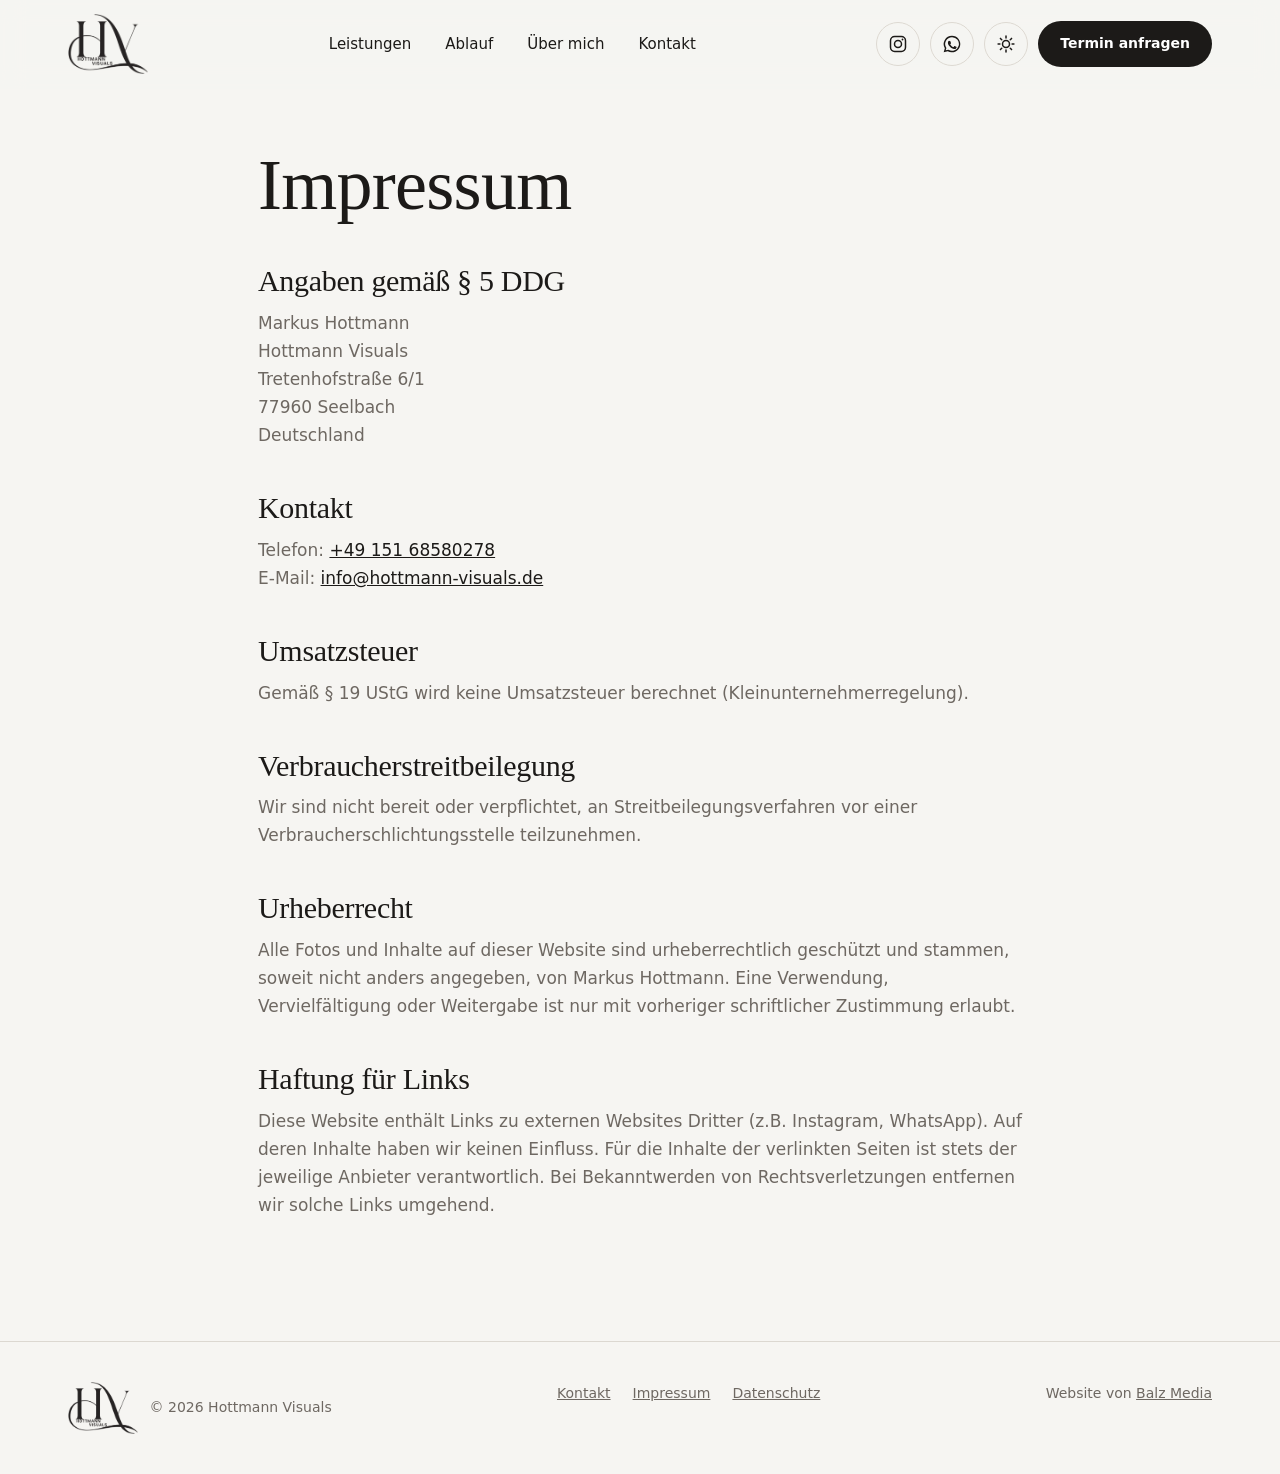
<file: impressum.html>
<!DOCTYPE html>
<html lang="de">
<head>
<meta charset="UTF-8">
<meta name="viewport" content="width=device-width, initial-scale=1.0">
<title>Impressum | Hottmann Visuals</title>
<meta name="description" content="Impressum von Hottmann Visuals, Fotografie Markus Hottmann.">
<meta name="robots" content="noindex">
<link rel="icon" href="img/favicon.ico?v=20261125e" sizes="48x48">
<link rel="icon" href="img/favicon-96.png?v=20261125e" type="image/png" sizes="96x96">
<link rel="icon" href="img/favicon-192.png?v=20261125e" type="image/png" sizes="192x192">
<link rel="apple-touch-icon" href="img/apple-touch-icon.png?v=20261125e">
<meta name="theme-color" content="#242322">
<link rel="stylesheet" href="style.css?v=20261125e">
<script>
// Hell/Dunkel: gespeicherte Wahl, sonst Einstellung des Geräts
(function(){var t=null;try{t=localStorage.getItem('hv-theme')}catch(e){}
if(!t)t=matchMedia('(prefers-color-scheme: dark)').matches?'dark':'light';
document.documentElement.setAttribute('data-theme',t)})();
</script>
</head>
<body class="page">

<header><div class="wrap nav">
  <a href="index.html" class="logo" aria-label="Hottmann Visuals – Startseite"><img class="mk mk-d" src="img/logo-hottmann-dark.png?v=20261125e" width="360" height="270" alt=""><img class="mk mk-l" src="img/logo-hottmann-light.png?v=20261125e" width="360" height="270" alt=""><span class="lt"><b>Hottmann</b><small>VISUALS</small></span></a>
  <ul><li><a href="index.html#leistungen">Leistungen</a></li><li><a href="index.html#ablauf">Ablauf</a></li><li><a href="index.html#ueber-mich">Über mich</a></li><li><a href="kontakt.html">Kontakt</a></li></ul>
  <div class="tools">
    <a class="icon-btn" href="https://www.instagram.com/hottmann_visuals" target="_blank" rel="noopener" aria-label="Hottmann Visuals auf Instagram"><svg viewBox="0 0 24 24" fill="none" stroke="currentColor" stroke-width="1.8" aria-hidden="true"><rect x="3" y="3" width="18" height="18" rx="5"/><circle cx="12" cy="12" r="4.2"/><circle cx="17.4" cy="6.6" r="1.1" fill="currentColor" stroke="none"/></svg></a>
    <a class="icon-btn" href="https://wa.me/4915168580278?text=Hallo%20Markus%2C%20ich%20habe%20eine%20Anfrage%20f%C3%BCr%20ein%20Shooting." target="_blank" rel="noopener" aria-label="Markus per WhatsApp schreiben"><svg viewBox="0 0 24 24" fill="currentColor" aria-hidden="true"><path d="M12 2a10 10 0 0 0-8.6 15.1L2 22l5-1.3A10 10 0 1 0 12 2zm0 1.8a8.2 8.2 0 1 1-4.2 15.2l-.3-.2-3 .8.8-2.9-.2-.3A8.2 8.2 0 0 1 12 3.8zm-3.3 4.4c-.2 0-.5 0-.7.3-.3.3-.9.9-.9 2.2s.9 2.5 1 2.7c.1.2 1.8 2.8 4.4 3.9 2.2.9 2.6.7 3.1.7.5-.1 1.5-.6 1.7-1.2.2-.6.2-1.1.2-1.2-.1-.1-.2-.2-.5-.3l-1.7-.8c-.2-.1-.4-.1-.6.1l-.8 1c-.1.2-.3.2-.5.1-.3-.1-1.1-.4-2-1.3-.8-.7-1.3-1.5-1.4-1.8-.2-.3 0-.4.1-.5l.4-.5.3-.4v-.5l-.8-1.9c-.2-.5-.4-.4-.6-.4h-.5z"/></svg></a>
    <button class="icon-btn theme" id="theme" type="button" aria-label="Hell- oder Dunkelmodus umschalten"><svg class="sun" viewBox="0 0 24 24" fill="none" stroke="currentColor" stroke-width="1.8" stroke-linecap="round" aria-hidden="true"><circle cx="12" cy="12" r="4.2"/><path d="M12 2.5v2.2M12 19.3v2.2M2.5 12h2.2M19.3 12h2.2M5.3 5.3l1.6 1.6M17.1 17.1l1.6 1.6M5.3 18.7l1.6-1.6M17.1 6.9l1.6-1.6"/></svg><svg class="moon" viewBox="0 0 24 24" fill="none" stroke="currentColor" stroke-width="1.8" stroke-linejoin="round" aria-hidden="true"><path d="M20 14.5A8 8 0 0 1 9.5 4a8 8 0 1 0 10.5 10.5z"/></svg></button>
    <a href="kontakt.html" class="btn btn-dark"><span class="long">Termin anfragen</span><span class="short">Anfragen</span></a>
  </div>
</div></header>

<main class="legal"><div class="wrap">
<h1>Impressum</h1>

<h2>Angaben gemäß § 5 DDG</h2>
<p>Markus Hottmann<br>Hottmann Visuals<br>Tretenhofstraße 6/1<br>77960 Seelbach<br>Deutschland</p>

<h2>Kontakt</h2>
<p>Telefon: <a href="tel:+4915168580278">+49 151 68580278</a><br>E-Mail: <a href="mailto:info@hottmann-visuals.de">info@hottmann-visuals.de</a></p>

<h2>Umsatzsteuer</h2>
<p>Gemäß § 19 UStG wird keine Umsatzsteuer berechnet (Kleinunternehmerregelung).</p>

<h2>Verbraucherstreitbeilegung</h2>
<p>Wir sind nicht bereit oder verpflichtet, an Streitbeilegungsverfahren vor einer Verbraucherschlichtungsstelle teilzunehmen.</p>

<h2>Urheberrecht</h2>
<p>Alle Fotos und Inhalte auf dieser Website sind urheberrechtlich geschützt und stammen, soweit nicht anders angegeben, von Markus Hottmann. Eine Verwendung, Vervielfältigung oder Weitergabe ist nur mit vorheriger schriftlicher Zustimmung erlaubt.</p>

<h2>Haftung für Links</h2>
<p>Diese Website enthält Links zu externen Websites Dritter (z.B. Instagram, WhatsApp). Auf deren Inhalte haben wir keinen Einfluss. Für die Inhalte der verlinkten Seiten ist stets der jeweilige Anbieter verantwortlich. Bei Bekanntwerden von Rechtsverletzungen entfernen wir solche Links umgehend.</p>

</div></main>

<footer><div class="wrap fo">
  <span class="flogo"><img class="mk mk-d" src="img/logo-hottmann-dark.png?v=20261125e" width="360" height="270" alt=""><img class="mk mk-l" src="img/logo-hottmann-light.png?v=20261125e" width="360" height="270" alt="">© 2026 Hottmann Visuals</span>
  <nav><a href="kontakt.html">Kontakt</a><a href="impressum.html">Impressum</a><a href="datenschutz.html">Datenschutz</a></nav>
  <span>Website von <a href="https://balz-media.de" target="_blank" rel="noopener">Balz Media</a></span>
</div></footer>

<script>
// Hell/Dunkel umschalten
document.getElementById('theme').addEventListener('click',()=>{const r=document.documentElement;
  const t=r.getAttribute('data-theme')==='dark'?'light':'dark';r.setAttribute('data-theme',t);
  try{localStorage.setItem('hv-theme',t)}catch(e){}});
</script>
<script>(function(){var h=document.querySelector('header');function f(){h.classList.toggle('scrolled',scrollY>8)}addEventListener('scroll',f,{passive:true});f()})();</script>
</body>
</html>
</file>
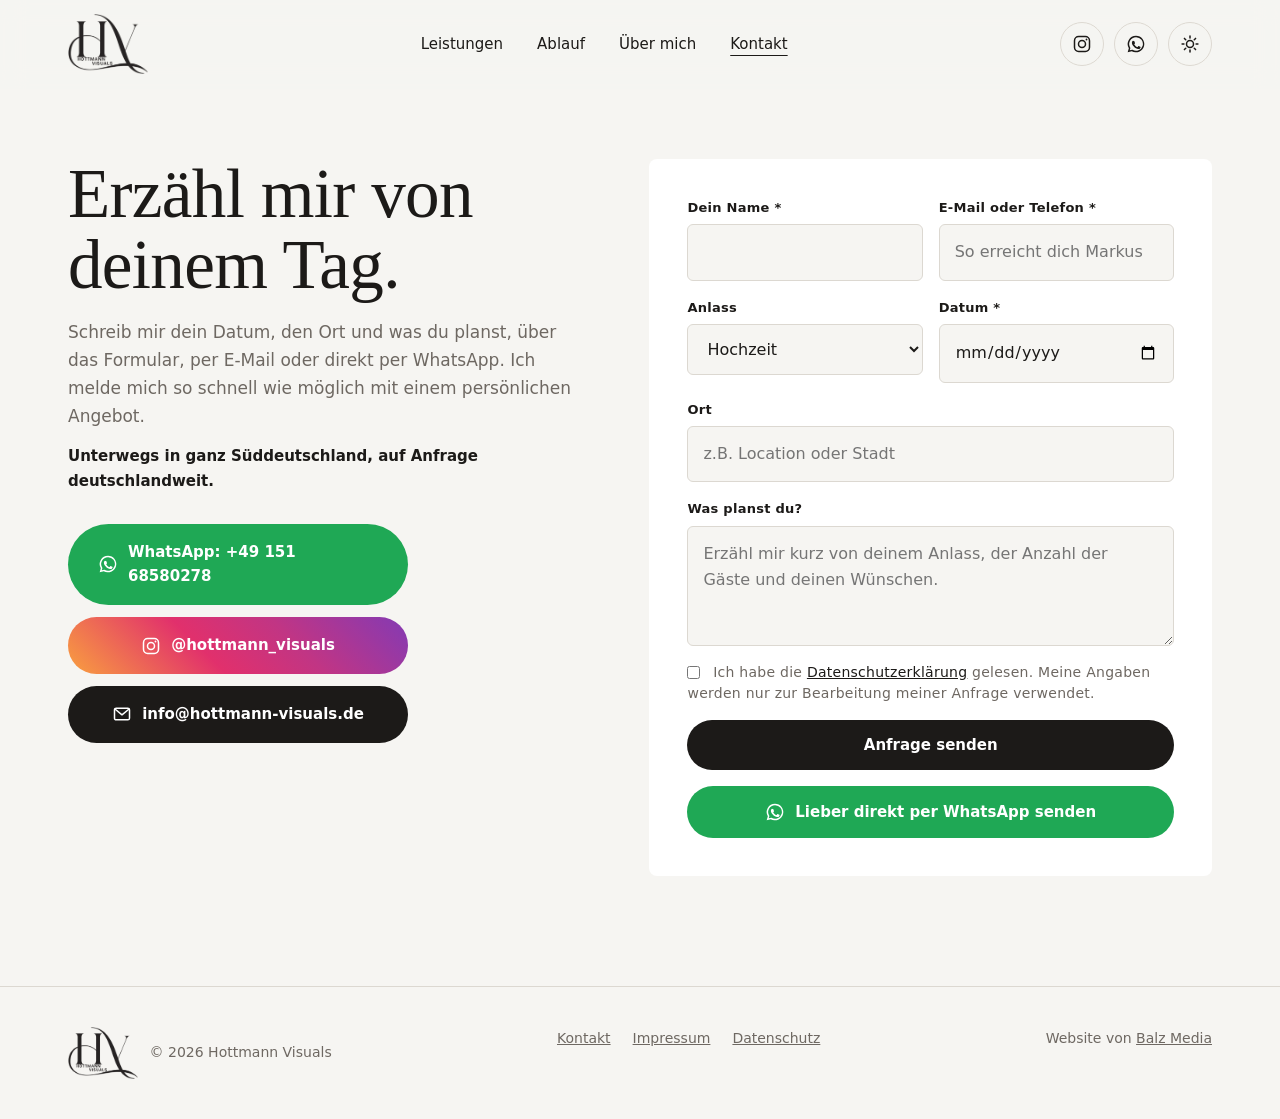
<file: kontakt.html>
<!DOCTYPE html>
<html lang="de">
<head>
<meta charset="UTF-8">
<meta name="viewport" content="width=device-width, initial-scale=1.0">
<title>Kontakt | Hottmann Visuals</title>
<meta name="description" content="Kontakt zu Hottmann Visuals: Anfrage für Hochzeit, private Events, Paar- oder Familienshooting. Unterwegs in ganz Süddeutschland.">
<link rel="icon" href="img/favicon.ico?v=20261125e" sizes="48x48">
<link rel="icon" href="img/favicon-96.png?v=20261125e" type="image/png" sizes="96x96">
<link rel="icon" href="img/favicon-192.png?v=20261125e" type="image/png" sizes="192x192">
<link rel="apple-touch-icon" href="img/apple-touch-icon.png?v=20261125e">
<meta name="theme-color" content="#242322">
<link rel="stylesheet" href="style.css?v=20261125e">
<script>
// Hell/Dunkel: gespeicherte Wahl, sonst Einstellung des Geräts
(function(){var t=null;try{t=localStorage.getItem('hv-theme')}catch(e){}
if(!t)t=matchMedia('(prefers-color-scheme: dark)').matches?'dark':'light';
document.documentElement.setAttribute('data-theme',t)})();
</script>
</head>
<body class="page">

<header><div class="wrap nav">
  <a href="index.html" class="logo" aria-label="Hottmann Visuals – Startseite"><img class="mk mk-d" src="img/logo-hottmann-dark.png?v=20261125e" width="360" height="270" alt=""><img class="mk mk-l" src="img/logo-hottmann-light.png?v=20261125e" width="360" height="270" alt=""><span class="lt"><b>Hottmann</b><small>VISUALS</small></span></a>
  <ul><li><a href="index.html#leistungen">Leistungen</a></li><li><a href="index.html#ablauf">Ablauf</a></li><li><a href="index.html#ueber-mich">Über mich</a></li><li><a href="kontakt.html" aria-current="page">Kontakt</a></li></ul>
  <div class="tools">
    <a class="icon-btn" href="https://www.instagram.com/hottmann_visuals" target="_blank" rel="noopener" aria-label="Hottmann Visuals auf Instagram"><svg viewBox="0 0 24 24" fill="none" stroke="currentColor" stroke-width="1.8" aria-hidden="true"><rect x="3" y="3" width="18" height="18" rx="5"/><circle cx="12" cy="12" r="4.2"/><circle cx="17.4" cy="6.6" r="1.1" fill="currentColor" stroke="none"/></svg></a>
    <a class="icon-btn" href="https://wa.me/4915168580278?text=Hallo%20Markus%2C%20ich%20habe%20eine%20Anfrage%20f%C3%BCr%20ein%20Shooting." target="_blank" rel="noopener" aria-label="Markus per WhatsApp schreiben"><svg viewBox="0 0 24 24" fill="currentColor" aria-hidden="true"><path d="M12 2a10 10 0 0 0-8.6 15.1L2 22l5-1.3A10 10 0 1 0 12 2zm0 1.8a8.2 8.2 0 1 1-4.2 15.2l-.3-.2-3 .8.8-2.9-.2-.3A8.2 8.2 0 0 1 12 3.8zm-3.3 4.4c-.2 0-.5 0-.7.3-.3.3-.9.9-.9 2.2s.9 2.5 1 2.7c.1.2 1.8 2.8 4.4 3.9 2.2.9 2.6.7 3.1.7.5-.1 1.5-.6 1.7-1.2.2-.6.2-1.1.2-1.2-.1-.1-.2-.2-.5-.3l-1.7-.8c-.2-.1-.4-.1-.6.1l-.8 1c-.1.2-.3.2-.5.1-.3-.1-1.1-.4-2-1.3-.8-.7-1.3-1.5-1.4-1.8-.2-.3 0-.4.1-.5l.4-.5.3-.4v-.5l-.8-1.9c-.2-.5-.4-.4-.6-.4h-.5z"/></svg></a>
    <button class="icon-btn theme" id="theme" type="button" aria-label="Hell- oder Dunkelmodus umschalten"><svg class="sun" viewBox="0 0 24 24" fill="none" stroke="currentColor" stroke-width="1.8" stroke-linecap="round" aria-hidden="true"><circle cx="12" cy="12" r="4.2"/><path d="M12 2.5v2.2M12 19.3v2.2M2.5 12h2.2M19.3 12h2.2M5.3 5.3l1.6 1.6M17.1 17.1l1.6 1.6M5.3 18.7l1.6-1.6M17.1 6.9l1.6-1.6"/></svg><svg class="moon" viewBox="0 0 24 24" fill="none" stroke="currentColor" stroke-width="1.8" stroke-linejoin="round" aria-hidden="true"><path d="M20 14.5A8 8 0 0 1 9.5 4a8 8 0 1 0 10.5 10.5z"/></svg></button>
  </div>
</div></header>

<section class="contact-page" id="kontakt">
  <div class="wrap contact">
    <div>
      <h1>Erzähl mir von deinem Tag.</h1>
      <p class="lead">Schreib mir dein Datum, den Ort und was du planst, über das Formular, per E-Mail oder direkt per WhatsApp. Ich melde mich so schnell wie möglich mit einem persönlichen Angebot.</p>
      <p class="area">Unterwegs in ganz Süddeutschland, auf Anfrage deutschlandweit.</p>
      <div class="ways">
        <a class="btn btn-wa ig" href="https://wa.me/4915168580278?text=Hallo%20Markus%2C%20ich%20habe%20eine%20Anfrage%20f%C3%BCr%20ein%20Shooting." target="_blank" rel="noopener"><svg viewBox="0 0 24 24" fill="currentColor" aria-hidden="true"><path d="M12 2a10 10 0 0 0-8.6 15.1L2 22l5-1.3A10 10 0 1 0 12 2zm0 1.8a8.2 8.2 0 1 1-4.2 15.2l-.3-.2-3 .8.8-2.9-.2-.3A8.2 8.2 0 0 1 12 3.8zm-3.3 4.4c-.2 0-.5 0-.7.3-.3.3-.9.9-.9 2.2s.9 2.5 1 2.7c.1.2 1.8 2.8 4.4 3.9 2.2.9 2.6.7 3.1.7.5-.1 1.5-.6 1.7-1.2.2-.6.2-1.1.2-1.2-.1-.1-.2-.2-.5-.3l-1.7-.8c-.2-.1-.4-.1-.6.1l-.8 1c-.1.2-.3.2-.5.1-.3-.1-1.1-.4-2-1.3-.8-.7-1.3-1.5-1.4-1.8-.2-.3 0-.4.1-.5l.4-.5.3-.4v-.5l-.8-1.9c-.2-.5-.4-.4-.6-.4h-.5z"/></svg>WhatsApp: +49 151 68580278</a>
        <a class="btn btn-insta ig" href="https://www.instagram.com/hottmann_visuals" target="_blank" rel="noopener"><svg viewBox="0 0 24 24" fill="none" stroke="currentColor" stroke-width="1.8" aria-hidden="true"><rect x="3" y="3" width="18" height="18" rx="5"/><circle cx="12" cy="12" r="4.2"/><circle cx="17.4" cy="6.6" r="1.1" fill="currentColor" stroke="none"/></svg>@hottmann_visuals</a>
        <a class="btn btn-dark ig" href="mailto:info@hottmann-visuals.de"><svg viewBox="0 0 24 24" fill="none" stroke="currentColor" stroke-width="1.8" stroke-linejoin="round" aria-hidden="true"><rect x="3" y="5" width="18" height="14" rx="2"/><path d="M3.5 6l8.5 7 8.5-7"/></svg>info@hottmann-visuals.de</a>
      </div>
    </div>
    <form id="form" action="https://api.web3forms.com/submit" method="POST" novalidate>
      <input type="hidden" name="access_key" value="4e485880-732a-4e79-88e2-98c4d071a4e7">
      <input type="hidden" name="subject" value="Neue Anfrage über hottmann-visuals">
      <input type="hidden" name="from_name" value="Website Hottmann Visuals">
      <input type="checkbox" name="botcheck" style="display:none" tabindex="-1" autocomplete="off">
      <label>Dein Name *<input id="fn" name="Name" required autocomplete="name"></label>
      <label>E-Mail oder Telefon *<input id="fc" name="Kontakt" required autocomplete="email" placeholder="So erreicht dich Markus"></label>
      <label>Anlass<select id="fa" name="Anlass"><option>Hochzeit</option><option>Privates Event</option><option>Paarshooting</option><option>Familie</option><option>Portrait</option><option>Firmenshooting</option><option>Etwas anderes</option></select></label>
      <label>Datum *<input id="fd" name="Datum" type="date" required></label>
      <label class="full">Ort<input id="fo" name="Ort" placeholder="z.B. Location oder Stadt"></label>
      <label class="full">Was planst du?<textarea id="fm" name="Nachricht" placeholder="Erzähl mir kurz von deinem Anlass, der Anzahl der Gäste und deinen Wünschen."></textarea></label>
      <label class="full check"><span><input type="checkbox" required> Ich habe die <a href="datenschutz.html">Datenschutzerklärung</a> gelesen. Meine Angaben werden nur zur Bearbeitung meiner Anfrage verwendet.</span></label>
      <button class="btn btn-dark full" type="submit" id="send">Anfrage senden</button>
      <button class="btn btn-wa ig full" type="button" id="sendwa"><svg viewBox="0 0 24 24" fill="currentColor" aria-hidden="true"><path d="M12 2a10 10 0 0 0-8.6 15.1L2 22l5-1.3A10 10 0 1 0 12 2zm0 1.8a8.2 8.2 0 1 1-4.2 15.2l-.3-.2-3 .8.8-2.9-.2-.3A8.2 8.2 0 0 1 12 3.8zm-3.3 4.4c-.2 0-.5 0-.7.3-.3.3-.9.9-.9 2.2s.9 2.5 1 2.7c.1.2 1.8 2.8 4.4 3.9 2.2.9 2.6.7 3.1.7.5-.1 1.5-.6 1.7-1.2.2-.6.2-1.1.2-1.2-.1-.1-.2-.2-.5-.3l-1.7-.8c-.2-.1-.4-.1-.6.1l-.8 1c-.1.2-.3.2-.5.1-.3-.1-1.1-.4-2-1.3-.8-.7-1.3-1.5-1.4-1.8-.2-.3 0-.4.1-.5l.4-.5.3-.4v-.5l-.8-1.9c-.2-.5-.4-.4-.6-.4h-.5z"/></svg>Lieber direkt per WhatsApp senden</button>
      <p class="err full" id="err" role="alert"></p>
      <p class="ok" id="ok" role="status"></p>
    </form>
    <div class="thanks" id="thanks" hidden tabindex="-1" role="status">
      <svg class="tick" viewBox="0 0 52 52" aria-hidden="true"><circle cx="26" cy="26" r="24"/><path d="M15 27l7 7 15-16"/></svg>
      <h2>Danke für deine Anfrage!</h2>
      <p>Ich habe deine Nachricht erhalten. Ich melde mich so schnell wie möglich bei dir.</p>
      <a class="btn btn-dark" href="index.html">Zurück zur Startseite</a>
    </div>
  </div>
</section>

<footer><div class="wrap fo">
  <span class="flogo"><img class="mk mk-d" src="img/logo-hottmann-dark.png?v=20261125e" width="360" height="270" alt=""><img class="mk mk-l" src="img/logo-hottmann-light.png?v=20261125e" width="360" height="270" alt="">© 2026 Hottmann Visuals</span>
  <nav><a href="kontakt.html">Kontakt</a><a href="impressum.html">Impressum</a><a href="datenschutz.html">Datenschutz</a></nav>
  <span>Website von <a href="https://balz-media.de" target="_blank" rel="noopener">Balz Media</a></span>
</div></footer>

<script>
// Hell/Dunkel umschalten
document.getElementById('theme').addEventListener('click',()=>{const r=document.documentElement;
  const t=r.getAttribute('data-theme')==='dark'?'light':'dark';r.setAttribute('data-theme',t);
  try{localStorage.setItem('hv-theme',t)}catch(e){}});
// Anfrage per WhatsApp: nimmt die ausgefüllten Felder und öffnet WhatsApp mit fertiger Nachricht
document.getElementById('sendwa').addEventListener('click',()=>{
  const v=id=>document.getElementById(id).value.trim();
  if(!v('fn')){$('fn').classList.add('bad');$('err').textContent='Bitte gib deinen Namen ein.';$('err').style.display='block';$('fn').focus();return}
  $('err').style.display='none';
  const d=v('fd')?new Date(v('fd')).toLocaleDateString('de-DE'):'noch offen';
  const lines=['Hallo Markus, ich habe eine Anfrage für ein Shooting.','','Anlass: '+v('fa'),'Datum: '+d,'Ort: '+(v('fo')||'noch offen')];
  if(v('fm'))lines.push('',v('fm'));if(v('fn'))lines.push('','Viele Grüße','  '+v('fn'));
  window.open('https://wa.me/4915168580278?text='+encodeURIComponent(lines.join('\n').replace('\n  ','\n')),'_blank','noopener');});
// Anfrage-Formular
// Sobald der Web3Forms-Schlüssel eingetragen ist, wird die Anfrage direkt an info@hottmann-visuals.de geschickt.
// Ohne Schlüssel öffnet sich wie bisher das E-Mail-Programm mit der fertigen Anfrage.
// Pflichtfelder prüfen: Name und gültige E-Mail oder Telefonnummer
const $=id=>document.getElementById(id);
function contactOk(x){x=x.trim();if(/^[^\s@]+@[^\s@]+\.[^\s@]{2,}$/.test(x))return true;return (x.replace(/\D/g,'').length>=6)&&/^[+\d][\d\s\/()-]*$/.test(x)}
function check(){const e=$('err');let bad=null,msg='';document.querySelectorAll('.bad').forEach(x=>x.classList.remove('bad'));
  if(!$('fn').value.trim()){bad=$('fn');msg='Bitte gib deinen Namen ein.'}
  else if(!$('fc').value.trim()){bad=$('fc');msg='Bitte gib deine E-Mail-Adresse oder Telefonnummer an, damit Markus dir antworten kann.'}
  else if(!contactOk($('fc').value)){bad=$('fc');msg='Bitte prüf deine E-Mail-Adresse oder Telefonnummer, sie scheint nicht vollständig zu sein.'}
  else if(!$('fd').value){bad=$('fd');msg='Bitte wähle ein Datum für dein Shooting. Steht es noch nicht fest, nimm ein ungefähres und schreib es in die Nachricht.'}
  else if(!document.querySelector('.check input').checked){bad=document.querySelector('.check input');msg='Bitte bestätige noch kurz die Datenschutzerklärung.'}
  if(bad){bad.classList.add('bad');e.textContent=msg;e.style.display='block';bad.focus();return false}
  e.style.display='none';return true}
document.getElementById('form').addEventListener('input',e=>e.target.classList.remove('bad'));
try{$('fd').min=new Date().toISOString().slice(0,10)}catch(e){}
document.getElementById('form').addEventListener('submit',async e=>{e.preventDefault();if(!check())return;
  const f=e.target,ok=document.getElementById('ok'),btn=document.getElementById('send');
  const v=id=>document.getElementById(id).value.trim();
  const d=v('fd')?new Date(v('fd')).toLocaleDateString('de-DE'):'noch offen';
  const key=f.access_key.value.trim();
  if(!key){
    const body=`Hallo Markus,

ich interessiere mich für ein Shooting.

Anlass: ${v('fa')}
Datum: ${d}
Ort: ${v('fo')||'noch offen'}

${v('fm')}

Viele Grüße
${v('fn')}
Kontakt: ${v('fc')}`;
    location.href=`mailto:info@hottmann-visuals.de?subject=${encodeURIComponent('Anfrage: '+v('fa')+' am '+d)}&body=${encodeURIComponent(body)}`;
    ok.textContent='Dein E-Mail-Programm öffnet sich mit deiner fertigen Anfrage.';ok.style.display='block';return}
  f.subject.value=`Neue Anfrage: ${v('fa')} am ${d}`;
  btn.disabled=true;btn.textContent='Wird gesendet …';
  try{const r=await fetch(f.action,{method:'POST',headers:{Accept:'application/json'},body:new FormData(f)});const j=await r.json();
    if(!j.success)throw new Error(j.message);
    const th=document.getElementById('thanks'),fast=matchMedia('(prefers-reduced-motion: reduce)').matches;
    f.style.height=f.offsetHeight+'px';f.classList.add('leaving');
    setTimeout(()=>{f.hidden=true;f.reset();th.hidden=false;requestAnimationFrame(()=>th.classList.add('in'));th.focus({preventScroll:true});th.scrollIntoView({block:'center',behavior:fast?'auto':'smooth'})},fast?0:550);
    btn.disabled=false;btn.textContent='Anfrage senden';return;
  }catch(err){ok.textContent='Das hat leider nicht geklappt. Bitte schreib direkt an info@hottmann-visuals.de.';ok.style.color='#c0392b'}
  ok.style.display='block';btn.disabled=false;btn.textContent='Anfrage senden';});
</script>
<script>(function(){var h=document.querySelector('header');function f(){h.classList.toggle('scrolled',scrollY>8)}addEventListener('scroll',f,{passive:true});f()})();</script>
</body>
</html>
</file>
<file: style.css>
:root{--paper:#f6f5f2;--white:#fff;--ink:#1c1a18;--on-ink:#fff;--ink-hover:#3a3633;--soft:#6e6862;--line:#dcd8d1;--dark:#161514;--sage:#7d8a76;--ph:#cfc9c0;color-scheme:light}
[data-theme="dark"]{--paper:#121110;--white:#1c1a18;--ink:#ffffff;--on-ink:#111111;--ink-hover:#e6e6e6;--soft:#bdb7b0;--line:#33302c;--dark:#0b0a09;--sage:#a3b29a;--ph:#2a2724;color-scheme:dark}
body,header,.card,form,input,select,textarea,footer{transition:background-color .3s,color .3s,border-color .3s}
*{box-sizing:border-box;margin:0;padding:0}
html{scroll-behavior:smooth}
@media(prefers-reduced-motion:reduce){html{scroll-behavior:auto}*{animation:none!important;transition:none!important}}
body{background:var(--paper);color:var(--ink);font-family:Manrope,system-ui,-apple-system,'Segoe UI',Roboto,'Helvetica Neue',Arial,sans-serif;font-size:17px;line-height:1.65;-webkit-font-smoothing:antialiased}
a{color:inherit}
:focus-visible{outline:2px solid var(--ink);outline-offset:3px}
.wrap{max-width:1200px;margin:0 auto;padding:0 28px}
.serif{font-family:'Cormorant Garamond','Iowan Old Style','Palatino Linotype',Palatino,'Book Antiqua',Georgia,serif;font-weight:500}
h1,h2,h3{font-family:'Cormorant Garamond','Iowan Old Style','Palatino Linotype',Palatino,'Book Antiqua',Georgia,serif;font-weight:500;line-height:1.02;letter-spacing:-.01em}
h2{font-size:clamp(42px,6vw,72px);margin-bottom:18px}
.lead{color:var(--soft);max-width:52ch}
.btn{display:inline-flex;align-items:center;gap:10px;padding:16px 30px;border-radius:999px;font-weight:700;font-size:15px;text-decoration:none;transition:background .2s,color .2s;border:0;cursor:pointer;font-family:inherit}
.btn-dark{background:var(--ink);color:var(--on-ink)}.btn-dark:hover{background:var(--ink-hover)}
.btn-line{border:1.5px solid var(--ink)}.btn-line:hover{background:var(--ink);color:var(--on-ink)}

/* photo placeholder: a film frame */
.ph{position:relative;overflow:hidden;background:var(--ph)}
.ph::before{content:"";position:absolute;inset:0;background-image:url("data:image/svg+xml,%3Csvg xmlns='http://www.w3.org/2000/svg' width='180' height='180'%3E%3Cfilter id='n'%3E%3CfeTurbulence baseFrequency='.85' numOctaves='3'/%3E%3C/filter%3E%3Crect width='100%25' height='100%25' filter='url(%23n)' opacity='.12'/%3E%3C/svg%3E");mix-blend-mode:overlay}
.ph img{position:absolute;inset:0;width:100%;height:100%;object-fit:cover;display:block}
.ph.has::before{display:none}
.ph span{position:absolute;left:16px;bottom:14px;font-size:12px;letter-spacing:.04em;color:rgba(255,255,255,.88);font-weight:500}
.t1{background:linear-gradient(160deg,#e8d7c3,#b99a7c 55%,#6d5644)}
.t2{background:linear-gradient(200deg,#d9dcd2,#9aa58f 50%,#4f5a4a)}
.t3{background:linear-gradient(170deg,#f1e4d6,#d4b39b 60%,#9a7560)}
.t4{background:linear-gradient(150deg,#c9cbd2,#8a8f9e 55%,#3f4352)}
.t5{background:linear-gradient(190deg,#efe2cf,#c99c74 55%,#7c5134)}
.t6{background:linear-gradient(160deg,#e3e0da,#b3ada4 55%,#615b54)}
.t7{background:linear-gradient(210deg,#ead8cf,#c4988b 55%,#7a5048)}
.t8{background:linear-gradient(165deg,#dcd9cc,#a7a58c 55%,#5e5c46)}

/* nav */
header{position:sticky;top:0;z-index:30;background:var(--paper);background:color-mix(in srgb,var(--paper) 90%,transparent);-webkit-backdrop-filter:saturate(1.4) blur(12px);backdrop-filter:saturate(1.4) blur(12px);border-bottom:1px solid transparent;transition:border-color .25s,background-color .3s}
header.scrolled{border-bottom-color:var(--line)}
.nav{display:flex;justify-content:space-between;align-items:center;height:88px}
.logo{text-decoration:none;line-height:1;display:flex;align-items:center;gap:12px;flex-shrink:0}
.logo .lg{height:46px;width:auto}
.mk{display:block;width:auto}
.logo .mk{height:60px}
.logo .lt{display:none!important}
.flogo .mk{height:52px}
.mk-l{display:none}[data-theme="dark"] .mk-d{display:none}[data-theme="dark"] .mk-l{display:block}
.logo .lt{display:block}
.lg-l{display:none}[data-theme="dark"] .lg-d{display:none}[data-theme="dark"] .lg-l{display:block}
.flogo{display:inline-flex;align-items:center;gap:12px}
.flogo .lg{height:34px;width:auto}
.logo b{font-family:'Cormorant Garamond','Iowan Old Style','Palatino Linotype',Palatino,'Book Antiqua',Georgia,serif;font-weight:600;font-size:28px;letter-spacing:.02em;display:block}
.logo small{font-size:11px;letter-spacing:.32em;color:var(--soft);font-weight:700}
.nav ul{display:flex;gap:34px;list-style:none;font-size:15px;font-weight:500}
.nav ul a{text-decoration:none}.nav ul a:hover{text-decoration:underline;text-underline-offset:6px}
.nav .btn{padding:11px 22px;font-size:14px}
.tools{display:flex;align-items:center;gap:10px}
.icon-btn{width:44px;height:44px;border-radius:50%;border:1.5px solid var(--line);background:transparent;color:var(--ink);display:grid;place-items:center;cursor:pointer;text-decoration:none;transition:border-color .2s,background .2s}
.icon-btn:hover{border-color:var(--ink)}
.icon-btn svg{width:20px;height:20px}
.theme .moon{display:none}[data-theme="dark"] .theme .sun{display:none}[data-theme="dark"] .theme .moon{display:block}
.ig{display:inline-flex;align-items:center;gap:10px}
.ig svg{width:20px;height:20px;flex-shrink:0}
.nav ul a[aria-current="page"]{text-decoration:underline;text-underline-offset:6px}

/* hero: a contact sheet */
.hero{padding:70px 0 0;position:relative}
.hero h1{font-size:clamp(50px,7.6vw,118px);line-height:.95}
.hero h1 i{display:block}
.hero h1 i{font-style:italic;color:var(--sage)}
.hero .row{display:grid;grid-template-columns:minmax(0,1fr) 340px;align-items:end;gap:48px}
@media(max-width:860px){.hero .row{grid-template-columns:1fr;gap:28px}}
.hero .intro{max-width:380px;padding-bottom:14px}
.hero .intro p{color:var(--soft);margin-bottom:26px}
.sheet{margin-top:70px;background:var(--dark);padding:34px 0 30px;position:relative;overflow:hidden}
.sheet .holes{height:14px;background:repeating-linear-gradient(90deg,transparent 0 18px,#2d2b29 18px 34px);margin:0 0 18px}
.sheet .holes.b{margin:18px 0 0}
.scroller{overflow:hidden;cursor:grab;touch-action:pan-y;user-select:none;-webkit-user-select:none;-webkit-touch-callout:none}
.scroller::-webkit-scrollbar{display:none}
.scroller.drag{cursor:grabbing;user-select:none}
.strip{display:flex;gap:14px;width:max-content;padding:0 7px;will-change:transform;backface-visibility:hidden}
.frame{width:300px;flex-shrink:0}
.frame .ph{aspect-ratio:3/2;border-radius:2px}
.frame em{display:block;font-style:normal;font-size:12px;letter-spacing:.14em;text-transform:uppercase;color:#cfc9c0;margin-top:10px;font-weight:700}
.frame em b{color:#e0a64b;font-weight:700}

section{padding:120px 0}

/* services */
.svc-wrap{position:relative;margin-top:56px}
.svc{display:flex;gap:18px;overflow-x:auto;scroll-snap-type:x mandatory;scroll-behavior:smooth;scrollbar-width:none;padding-bottom:6px;-webkit-overflow-scrolling:touch}
.svc::-webkit-scrollbar{display:none}
.svc .card{flex:0 0 min(360px,82%);scroll-snap-align:start}
.svc-ctrl{display:flex;justify-content:flex-end;align-items:center;gap:10px;margin:-10px 0 20px}
@media(max-width:700px){.svc-ctrl{margin:24px 0 18px}}
.svc-ctrl button{width:50px;height:50px;border-radius:50%;border:1.5px solid var(--ink);background:transparent;cursor:pointer;display:grid;place-items:center}
.svc-ctrl button:hover:not(:disabled){background:var(--ink)}.svc-ctrl button:hover:not(:disabled) svg{stroke:var(--on-ink)}
.svc-ctrl button:disabled{opacity:.25;cursor:default}
.svc-ctrl svg{width:20px;fill:none;stroke:var(--ink);stroke-width:2.2;stroke-linecap:round;stroke-linejoin:round}
.svc-dots{display:flex;justify-content:center;gap:8px;margin-top:22px}
.svc-dots button{width:9px;height:9px;border-radius:5px;border:0;padding:0;background:var(--line);cursor:pointer;transition:width .2s}
.svc-dots button.on{width:26px;background:var(--ink)}
.card{background:var(--white);border-radius:6px;overflow:hidden;display:flex;flex-direction:column}
.card .ph{aspect-ratio:4/5}
.card div.tx{padding:22px 22px 26px}
.card h3{font-size:30px;margin-bottom:6px}
.card p{color:var(--soft);font-size:15px}

/* quote band */
.band{background:var(--dark);color:#efeae3;padding:130px 0;text-align:center}
.band blockquote{font-family:'Cormorant Garamond','Iowan Old Style','Palatino Linotype',Palatino,'Book Antiqua',Georgia,serif;font-size:clamp(34px,4.6vw,60px);line-height:1.15;max-width:22ch;margin:0 auto}
.band p{margin-top:28px;color:#a39d96;font-size:15px}

/* process */
.steps{display:grid;grid-template-columns:repeat(4,1fr);gap:0;margin-top:56px;list-style:none;counter-reset:s;border-top:1px solid var(--ink)}
.steps li{counter-increment:s;padding:28px 28px 0 0}
.steps li::before{content:counter(s);font-family:'Cormorant Garamond','Iowan Old Style','Palatino Linotype',Palatino,'Book Antiqua',Georgia,serif;font-size:56px;line-height:1;color:var(--sage);display:block;margin-bottom:14px}
.steps h3{font-size:28px;margin-bottom:8px}
.steps p{color:var(--soft);font-size:15px}

/* about */
.about{display:grid;grid-template-columns:1fr 1.1fr;gap:80px;align-items:center}
.about .ph,.about .portrait{aspect-ratio:4/5;border-radius:4px}
.about .portrait{width:100%;height:auto;object-fit:cover;display:block;background:var(--ph)}
.about p{color:var(--soft);margin-bottom:18px;max-width:54ch}
.sig{font-family:'Cormorant Garamond','Iowan Old Style','Palatino Linotype',Palatino,'Book Antiqua',Georgia,serif;font-style:italic;font-size:34px;color:var(--ink)!important;margin-top:10px}

/* contact */
.contact{display:grid;grid-template-columns:1fr 1.1fr;gap:70px;align-items:start}
.contact .ways{margin-top:30px;display:flex;flex-direction:column;gap:12px;align-items:flex-start}
form{background:var(--white);border-radius:8px;padding:38px;display:grid;grid-template-columns:1fr 1fr;gap:16px}
label{display:flex;flex-direction:column;gap:6px;font-size:13px;font-weight:700;letter-spacing:.02em}
.full{grid-column:1/-1}
input,select,textarea{font:inherit;font-size:16px;font-weight:400;padding:14px 15px;border:1.5px solid var(--line);border-radius:6px;background:var(--paper);color:var(--ink)}
input:focus,select:focus,textarea:focus{outline:none;border-color:var(--ink)}
textarea{min-height:120px;resize:vertical}
.ok{display:none;grid-column:1/-1;font-weight:700;color:var(--sage)}
.area{margin-top:14px;font-weight:700;font-size:15px}

/* call to action */
.cta{text-align:center;padding:120px 0}
.cta h2{max-width:16ch;margin:0 auto 18px}
.cta .lead{margin:0 auto 34px}
.cta .row2{display:flex;gap:12px;justify-content:center;flex-wrap:wrap}
/* contact page */
.contact-page{padding:70px 0 110px}
.contact h1{font-size:clamp(44px,5.4vw,76px);margin-bottom:18px}
.contact .ways .btn{width:100%;max-width:340px;justify-content:center}
footer{border-top:1px solid var(--line);padding:40px 0;font-size:14px;color:var(--soft)}
.fo{display:flex;justify-content:space-between;gap:20px;flex-wrap:wrap}
footer nav{display:flex;gap:10px 22px;flex-wrap:wrap}

@media(max-width:1000px){
  .nav ul{display:none}
  .masonry{columns:2}
  .steps{grid-template-columns:1fr 1fr;gap:10px 20px}
  .about,.contact{grid-template-columns:1fr;gap:44px}
  .rgrid{grid-template-columns:1fr}
  section{padding:90px 0}
}
@media(max-width:560px){
  .masonry{columns:1}
  .steps{grid-template-columns:1fr}
  form{grid-template-columns:1fr;padding:26px}
  .nav .btn{padding:10px 14px;font-size:13px}
  .nav .btn .long{display:none}
  .nav .logo b{font-size:22px}
  .logo .mk{height:50px}
  .logo{gap:9px}
  .icon-btn{width:38px;height:38px}
  .tools{gap:6px}
  .frame{width:220px}
}

.nav .btn .short{display:none}
@media(max-width:560px){.nav .btn .short{display:inline}}

/* Platzhalter "Bilder folgen" */
.ph.soon{background:var(--ph)}
.ph.soon::before{display:none}
.ph.soon::after{content:"Bilder folgen";position:absolute;inset:0;display:grid;place-items:center;font-family:'Cormorant Garamond','Iowan Old Style','Palatino Linotype',Palatino,'Book Antiqua',Georgia,serif;font-style:italic;font-size:22px;color:var(--soft)}
.sheet .ph.soon{background:#262422}
.sheet .ph.soon::after{color:#8f8a84}
/* Leistungen: wischen sicherstellen */
.svc{touch-action:pan-x pan-y;overscroll-behavior-x:contain}
.check span{font-weight:400;font-size:14px;color:var(--soft);line-height:1.5}
.check input{width:auto;margin-right:8px;vertical-align:-2px;accent-color:var(--ink)}
.check a{color:var(--ink)}

/* WhatsApp */
.btn-wa{background:#1fa855;color:#fff}.btn-wa:hover{background:#178a45}
form .btn-wa{justify-content:center}
form #send{justify-content:center}

/* Rechtliche Seiten */
.legal{padding:60px 0 110px}
.legal .wrap{max-width:820px}
.legal h1{font-size:clamp(44px,6vw,72px);margin-bottom:30px}
.legal h2{font-size:30px;margin:44px 0 12px}
.legal h3{font-size:22px;margin:26px 0 8px}
.legal p,.legal li{color:var(--soft);margin-bottom:12px}
.legal ul{padding-left:20px;margin-bottom:12px}
.legal strong{color:var(--ink)}
.legal a{color:var(--ink)}
.legal .todo{background:#ffe9a8;color:#5a4300;padding:1px 6px;border-radius:4px;font-weight:700}

/* Instagram in Markenfarben */
.btn-insta{background:linear-gradient(45deg,#f9a03f 0%,#e1306c 40%,#c13584 65%,#833ab4 100%);color:#fff;border:0}
.btn-insta:hover{filter:brightness(1.08);background:linear-gradient(45deg,#f9a03f 0%,#e1306c 40%,#c13584 65%,#833ab4 100%);color:#fff}

/* Formular: Hinweise */
.err{display:none;padding:13px 15px;border-radius:8px;background:rgba(192,57,43,.1);color:#b3261e;font-weight:600;font-size:15px}
[data-theme="dark"] .err{color:#ff8a80}
.bad{border-color:#c0392b!important;box-shadow:0 0 0 3px rgba(192,57,43,.15)}
.check input.bad{outline:2px solid #c0392b;outline-offset:2px}
@media(max-width:560px){.nav .logo .lt{display:none}.logo .mk{height:50px}}
section[id]{scroll-margin-top:96px}

/* Formular verschwindet nach dem Senden, Danke-Karte erscheint */
form{transition:opacity .5s ease,transform .5s ease,filter .5s ease}
form.leaving{opacity:0;transform:translateY(-16px) scale(.98);filter:blur(4px);pointer-events:none}
.thanks{background:var(--white);border-radius:8px;padding:56px 38px;text-align:center;opacity:0;transform:translateY(18px);transition:opacity .6s ease,transform .6s ease}
.thanks.in{opacity:1;transform:none}
.thanks:focus{outline:none}
.thanks h2{font-size:clamp(30px,4vw,42px);margin:22px 0 12px}
.thanks p{color:var(--soft);max-width:38ch;margin:0 auto 28px}
.tick{width:76px;height:76px;fill:none;stroke:var(--sage);stroke-width:2.6;stroke-linecap:round;stroke-linejoin:round}
.tick circle{stroke-dasharray:151;stroke-dashoffset:151}
.tick path{stroke-dasharray:36;stroke-dashoffset:36}
.thanks.in .tick circle{animation:draw .7s .15s ease forwards}
.thanks.in .tick path{animation:draw .45s .75s ease forwards}
@keyframes draw{to{stroke-dashoffset:0}}
@media(prefers-reduced-motion:reduce){form,.thanks{transition:none}.tick circle,.tick path{stroke-dashoffset:0;animation:none!important}}
form[hidden],.thanks[hidden]{display:none!important}
</file>
